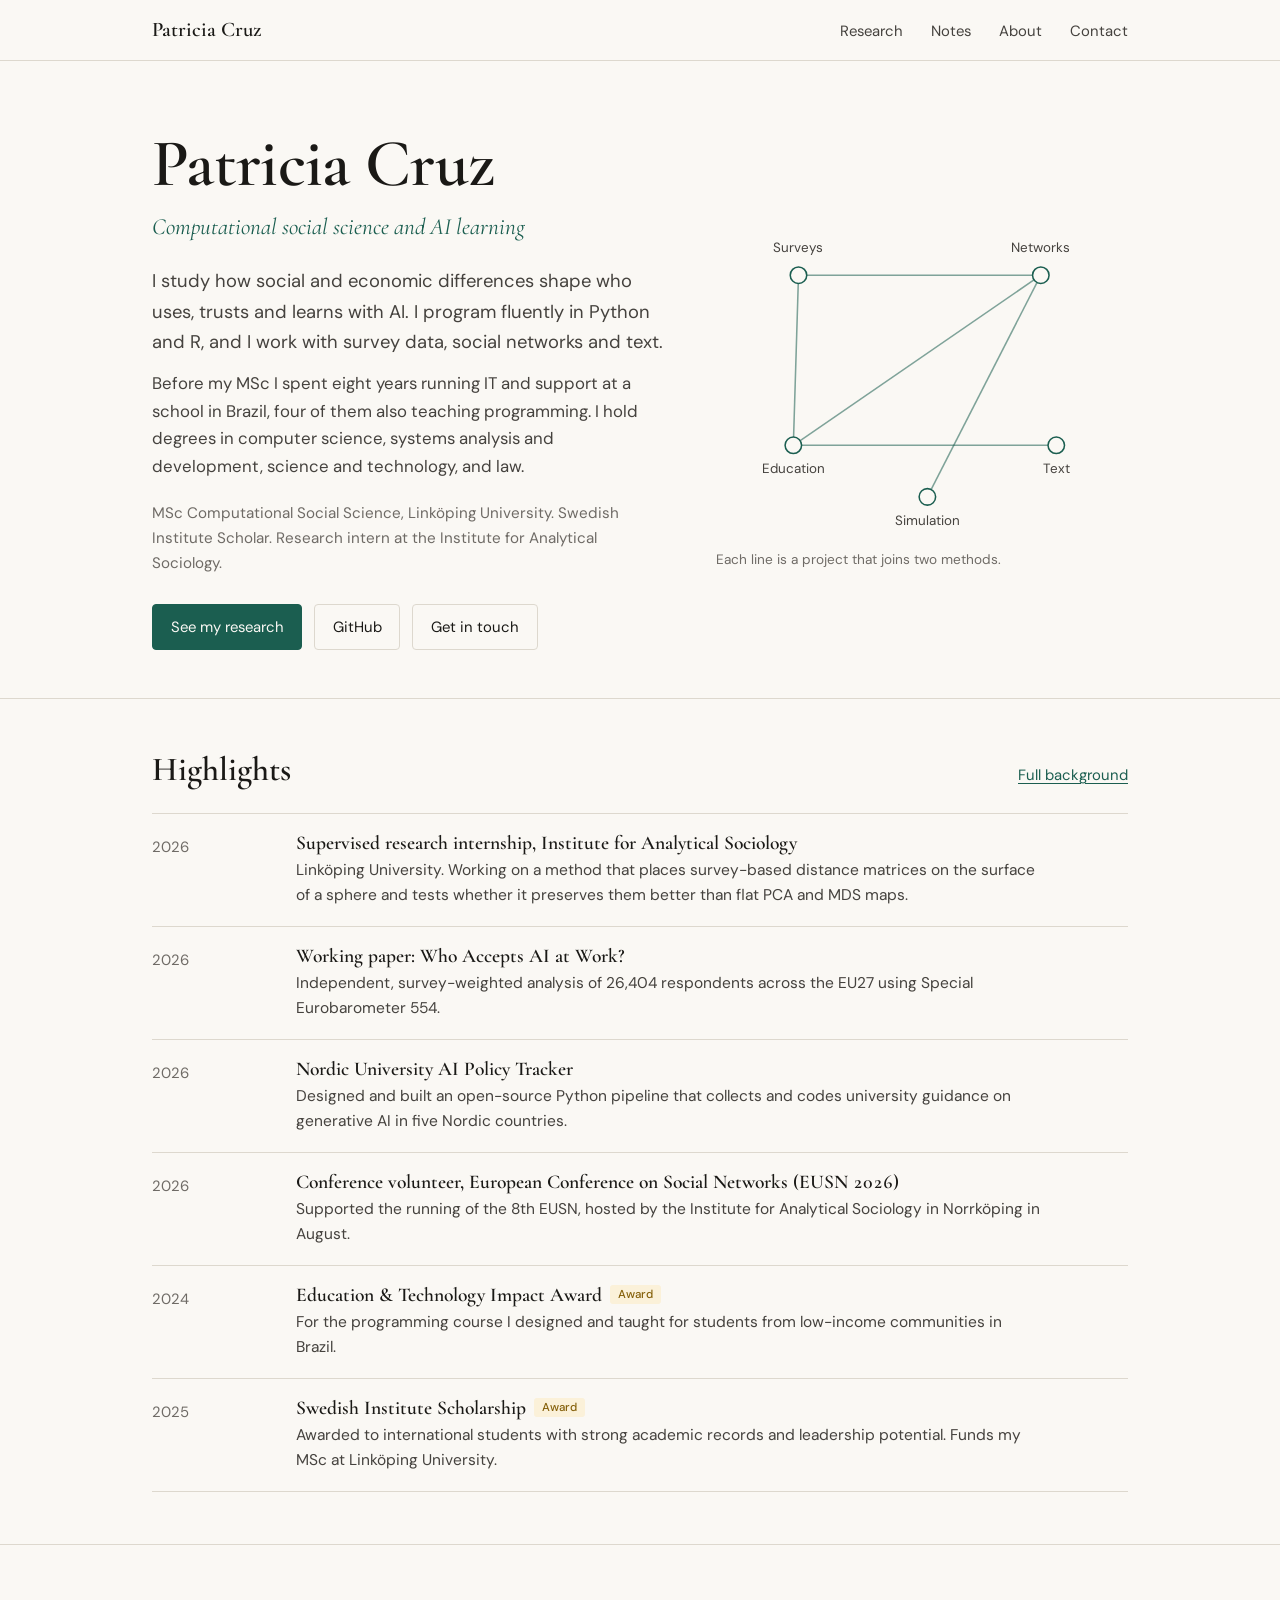
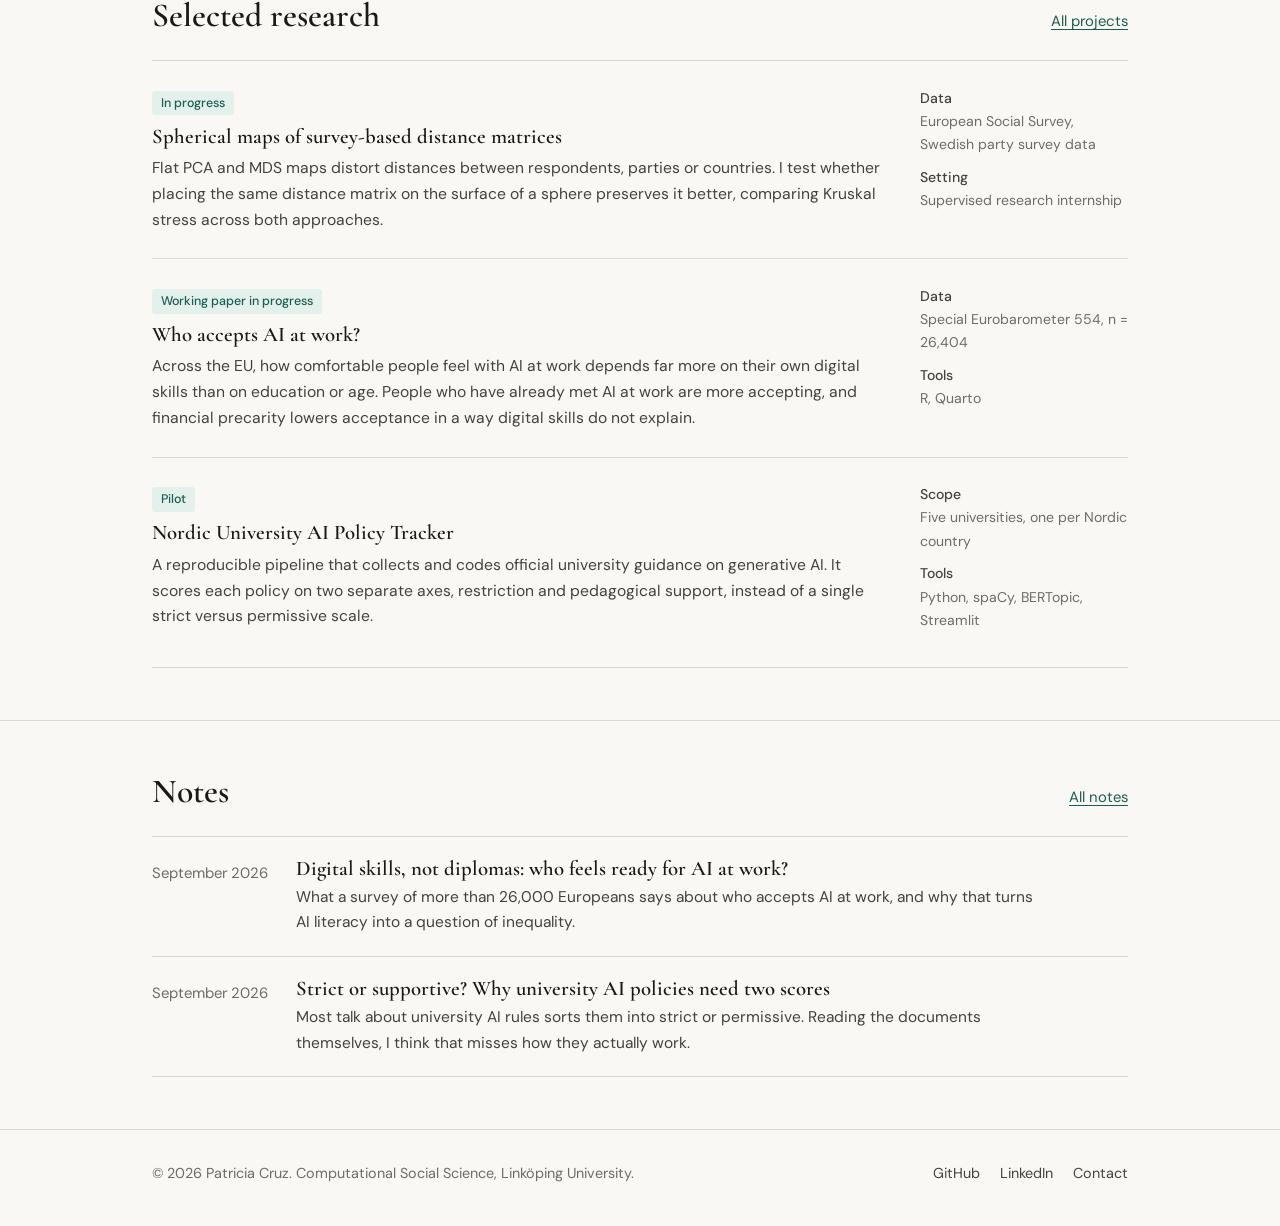
<file: index.html>
<!DOCTYPE html>
<html lang="en">
<head>
<meta charset="UTF-8">
<meta name="viewport" content="width=device-width, initial-scale=1">
<title>Patricia Cruz | Computational Social Science</title>
<meta name="description" content="Patricia Cruz, MSc student in Computational Social Science at Linköping University. Research on digital inequality, social networks and AI adoption.">
<link rel="icon" href="favicon.svg" type="image/svg+xml">
<link rel="preconnect" href="https://fonts.googleapis.com">
<link rel="preconnect" href="https://fonts.gstatic.com" crossorigin>
<link href="https://fonts.googleapis.com/css2?family=Cormorant+Garamond:ital,wght@0,500;0,600;1,500&family=DM+Sans:opsz,wght@9..40,400;9..40,500&display=swap" rel="stylesheet">
<link rel="stylesheet" href="site.css">
</head>
<body>
<a class="skip" href="#main">Skip to content</a>
<header class="site-nav">
  <div class="wrap">
    <a class="name" href="index.html">Patricia Cruz</a>
    <nav aria-label="Main">
    <ul>
      <li><a href="research.html">Research</a></li>
      <li><a href="writing.html">Notes</a></li>
      <li><a href="about.html">About</a></li>
      <li><a href="contact.html">Contact</a></li>
    </ul>
    </nav>
  </div>
</header>
<main id="main">
<section class="hero">
  <div class="wrap">
    <div>
      <h1>Patricia Cruz</h1>
      <p class="tagline">Computational social science and AI learning</p>
      <p class="lede">I study how social and economic differences shape who uses, trusts and learns with AI. I program fluently in Python and R, and I work with survey data, social networks and text.</p>
      <p class="lede">Before my MSc I spent eight years running IT and support at a school in Brazil, four of them also teaching programming. I hold degrees in computer science, systems analysis and development, science and technology, and law.</p>
      <p class="facts">MSc Computational Social Science, Linköping University. Swedish Institute Scholar. Research intern at the Institute for Analytical Sociology.</p>
      <div class="actions">
        <a class="btn primary" href="research.html">See my research</a>
        <a class="btn" href="https://github.com/patriciagvrt">GitHub</a>
        <a class="btn" href="contact.html">Get in touch</a>
      </div>
    </div>
    <figure class="method-map">
  <svg viewBox="0 0 400 320" role="img" aria-labelledby="mm-t mm-d">
    <title id="mm-t">Methods I work with</title>
    <desc id="mm-d">Five methods: surveys, networks, text, simulation and education research. Lines join methods that meet in one project: survey distance matrices, network diffusion models, adolescent friendship networks, an AI literacy study, and an analysis of university AI guidance.</desc>
    <g class="link"><title>Distance matrices from survey data (research internship)</title>
      <line class="edge" x1="80" y1="70" x2="315" y2="70"/><line class="edge-hit" x1="80" y1="70" x2="315" y2="70"/></g>
    <g class="link"><title>Diffusion on small-world, scale-free and random networks (NetLogo)</title>
      <line class="edge" x1="315" y1="70" x2="205" y2="285"/><line class="edge-hit" x1="315" y1="70" x2="205" y2="285"/></g>
    <g class="link"><title>Friendship networks among secondary-school students (RSiena)</title>
      <line class="edge" x1="315" y1="70" x2="75" y2="235"/><line class="edge-hit" x1="315" y1="70" x2="75" y2="235"/></g>
    <g class="link"><title>AI use and trust among university students (proposal)</title>
      <line class="edge" x1="80" y1="70" x2="75" y2="235"/><line class="edge-hit" x1="80" y1="70" x2="75" y2="235"/></g>
    <g class="link"><title>How Nordic universities write about generative AI</title>
      <line class="edge" x1="330" y1="235" x2="75" y2="235"/><line class="edge-hit" x1="330" y1="235" x2="75" y2="235"/></g>
    <circle class="node" cx="80" cy="70" r="8"/><text x="80" y="48" text-anchor="middle">Surveys</text>
    <circle class="node" cx="315" cy="70" r="8"/><text x="315" y="48" text-anchor="middle">Networks</text>
    <circle class="node" cx="330" cy="235" r="8"/><text x="330" y="262" text-anchor="middle">Text</text>
    <circle class="node" cx="205" cy="285" r="8"/><text x="205" y="312" text-anchor="middle">Simulation</text>
    <circle class="node" cx="75" cy="235" r="8"/><text x="75" y="262" text-anchor="middle">Education</text>
  </svg>
  <figcaption>Each line is a project that joins two methods.</figcaption>
</figure>
  </div>
</section>

<section class="section">
  <div class="wrap">
    <div class="section-top"><h2>Highlights</h2><a href="about.html">Full background</a></div>
    <ul class="record">
  <li><span class="when">2026</span><div>
    <h3>Supervised research internship, Institute for Analytical Sociology</h3>
    <p>Linköping University. Working on a method that places survey-based distance matrices on the surface of a sphere and tests whether it preserves them better than flat PCA and MDS maps.</p></div></li>
  <li><span class="when">2026</span><div>
    <h3>Working paper: Who Accepts AI at Work?</h3>
    <p>Independent, survey-weighted analysis of 26,404 respondents across the EU27 using Special Eurobarometer 554.</p></div></li>
  <li><span class="when">2026</span><div>
    <h3>Nordic University AI Policy Tracker</h3>
    <p>Designed and built an open-source Python pipeline that collects and codes university guidance on generative AI in five Nordic countries.</p></div></li>
  <li><span class="when">2026</span><div>
    <h3>Conference volunteer, European Conference on Social Networks (EUSN 2026)</h3>
    <p>Supported the running of the 8th EUSN, hosted by the Institute for Analytical Sociology in Norrköping in August.</p></div></li>
  <li><span class="when">2024</span><div>
    <h3>Education &amp; Technology Impact Award<span class="badge">Award</span></h3>
    <p>For the programming course I designed and taught for students from low-income communities in Brazil.</p></div></li>
  <li><span class="when">2025</span><div>
    <h3>Swedish Institute Scholarship<span class="badge">Award</span></h3>
    <p>Awarded to international students with strong academic records and leadership potential. Funds my MSc at Linköping University.</p></div></li>
</ul>
  </div>
</section>

<section class="section">
  <div class="wrap">
    <div class="section-top"><h2>Selected research</h2><a href="research.html">All projects</a></div>
    <div class="projects">
      <article class="project"><div>
        <span class="status">In progress</span>
        <h3><a href="research.html">Spherical maps of survey-based distance matrices</a></h3>
        <p>Flat PCA and MDS maps distort distances between respondents, parties or countries. I test whether placing the same distance matrix on the surface of a sphere preserves it better, comparing Kruskal stress across both approaches.</p>
      </div><dl class="meta"><dt>Data</dt><dd>European Social Survey, Swedish party survey data</dd><dt>Setting</dt><dd>Supervised research internship</dd></dl></article>
      <article class="project"><div>
        <span class="status">Working paper in progress</span>
        <h3><a href="https://github.com/patriciagvrt/eurobarometer-ai-attitudes">Who accepts AI at work?</a></h3>
        <p>Across the EU, how comfortable people feel with AI at work depends far more on their own digital skills than on education or age. People who have already met AI at work are more accepting, and financial precarity lowers acceptance in a way digital skills do not explain.</p>
      </div><dl class="meta"><dt>Data</dt><dd>Special Eurobarometer 554, n = 26,404</dd><dt>Tools</dt><dd>R, Quarto</dd></dl></article>
      <article class="project"><div>
        <span class="status">Pilot</span>
        <h3><a href="https://github.com/patriciagvrt/AI-Policy-Tracker">Nordic University AI Policy Tracker</a></h3>
        <p>A reproducible pipeline that collects and codes official university guidance on generative AI. It scores each policy on two separate axes, restriction and pedagogical support, instead of a single strict versus permissive scale.</p>
      </div><dl class="meta"><dt>Scope</dt><dd>Five universities, one per Nordic country</dd><dt>Tools</dt><dd>Python, spaCy, BERTopic, Streamlit</dd></dl></article>
    </div>
  </div>
</section>

<section class="section">
  <div class="wrap">
    <div class="section-top"><h2>Notes</h2><a href="writing.html">All notes</a></div>
    <ul class="notes">
  <li><a href="post-digital-skills-ai-work.html">
    <span class="when">September 2026</span>
    <span><h3>Digital skills, not diplomas: who feels ready for AI at work?</h3>
    <p>What a survey of more than 26,000 Europeans says about who accepts AI at work, and why that turns AI literacy into a question of inequality.</p></span>
  </a></li>
  <li><a href="post-university-ai-guidance.html">
    <span class="when">September 2026</span>
    <span><h3>Strict or supportive? Why university AI policies need two scores</h3>
    <p>Most talk about university AI rules sorts them into strict or permissive. Reading the documents themselves, I think that misses how they actually work.</p></span>
  </a></li>
</ul>
  </div>
</section>
</main>
<footer class="site-foot">
  <div class="wrap">
    <p>&copy; 2026 Patricia Cruz. Computational Social Science, Linköping University.</p>
    <ul>
      <li><a href="https://github.com/patriciagvrt">GitHub</a></li>
      <li><a href="https://www.linkedin.com/in/patricia-cruz101997">LinkedIn</a></li>
      <li><a href="contact.html">Contact</a></li>
    </ul>
  </div>
</footer>
</body>
</html>
</file>
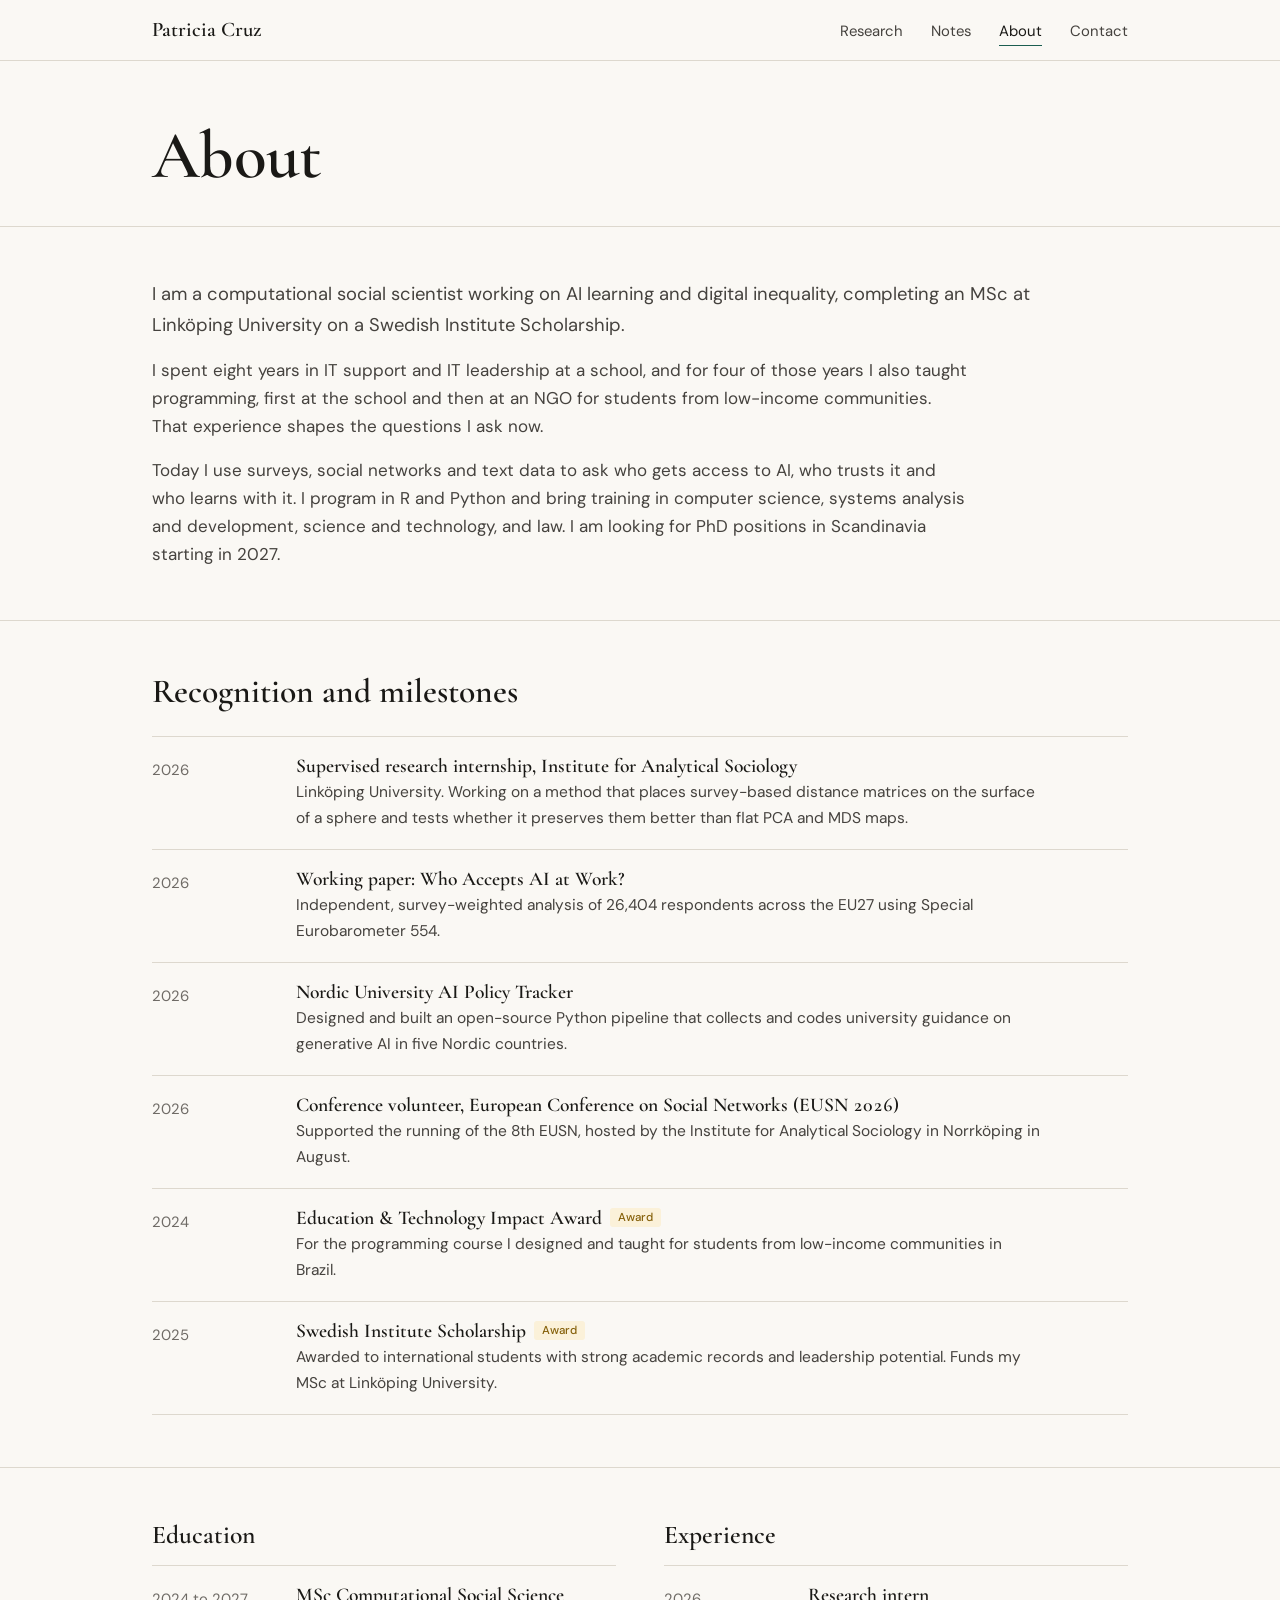
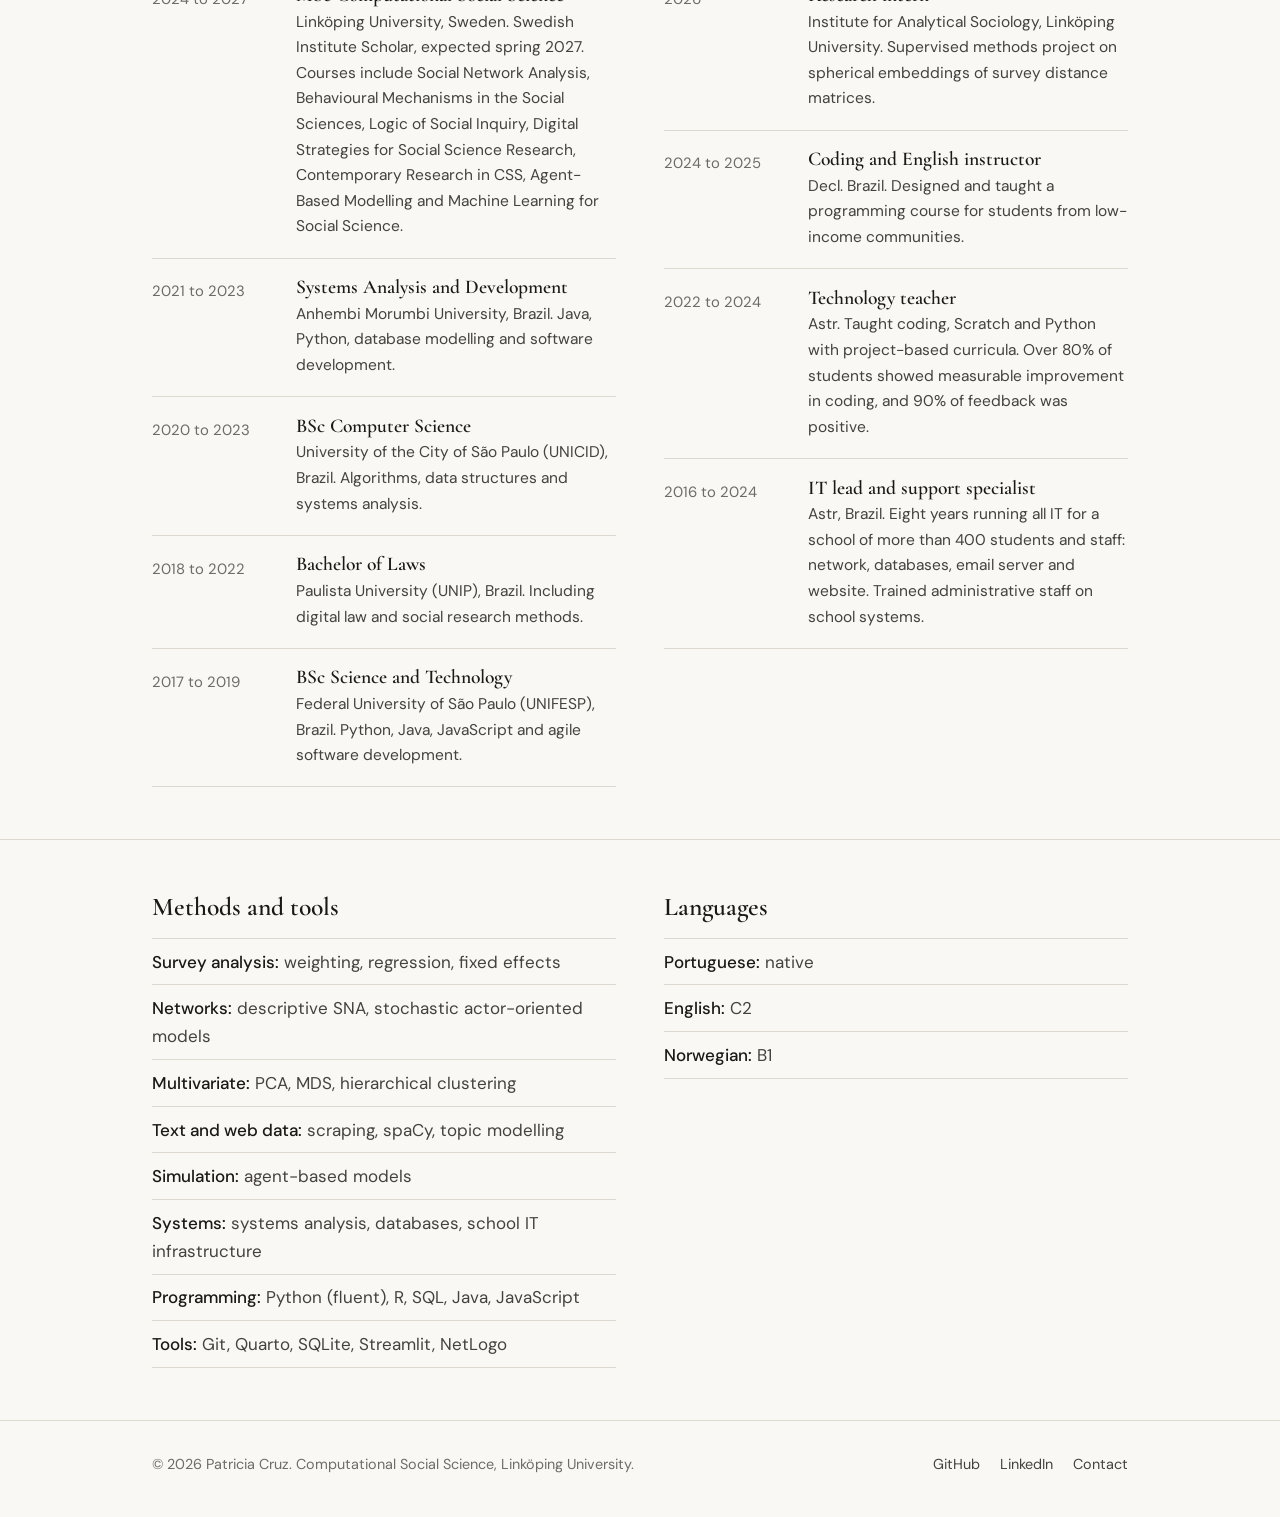
<file: about.html>
<!DOCTYPE html>
<html lang="en">
<head>
<meta charset="UTF-8">
<meta name="viewport" content="width=device-width, initial-scale=1">
<title>About | Patricia Cruz</title>
<meta name="description" content="Background, education, experience and recognition of Patricia Cruz, MSc student in Computational Social Science at Linköping University.">
<link rel="icon" href="favicon.svg" type="image/svg+xml">
<link rel="preconnect" href="https://fonts.googleapis.com">
<link rel="preconnect" href="https://fonts.gstatic.com" crossorigin>
<link href="https://fonts.googleapis.com/css2?family=Cormorant+Garamond:ital,wght@0,500;0,600;1,500&family=DM+Sans:opsz,wght@9..40,400;9..40,500&display=swap" rel="stylesheet">
<link rel="stylesheet" href="site.css">
</head>
<body>
<a class="skip" href="#main">Skip to content</a>
<header class="site-nav">
  <div class="wrap">
    <a class="name" href="index.html">Patricia Cruz</a>
    <nav aria-label="Main">
    <ul>
      <li><a href="research.html">Research</a></li>
      <li><a href="writing.html">Notes</a></li>
      <li><a href="about.html" aria-current="page">About</a></li>
      <li><a href="contact.html">Contact</a></li>
    </ul>
    </nav>
  </div>
</header>
<main id="main">
<section class="page-head">
  <div class="wrap">
    <h1>About</h1>
  </div>
</section>

<section class="section">
  <div class="wrap prose">
    <p class="lede">I am a computational social scientist working on AI learning and digital inequality, completing an MSc at Linköping University on a Swedish Institute Scholarship.</p>
    <p>I spent eight years in IT support and IT leadership at a school, and for four of those years I also taught programming, first at the school and then at an NGO for students from low-income communities. That experience shapes the questions I ask now.</p>
    <p>Today I use surveys, social networks and text data to ask who gets access to AI, who trusts it and who learns with it. I program in R and Python and bring training in computer science, systems analysis and development, science and technology, and law. I am looking for PhD positions in Scandinavia starting in 2027.</p>
  </div>
</section>

<section class="section">
  <div class="wrap">
    <div class="section-top"><h2>Recognition and milestones</h2></div>
    <ul class="record">
  <li><span class="when">2026</span><div>
    <h3>Supervised research internship, Institute for Analytical Sociology</h3>
    <p>Linköping University. Working on a method that places survey-based distance matrices on the surface of a sphere and tests whether it preserves them better than flat PCA and MDS maps.</p></div></li>
  <li><span class="when">2026</span><div>
    <h3>Working paper: Who Accepts AI at Work?</h3>
    <p>Independent, survey-weighted analysis of 26,404 respondents across the EU27 using Special Eurobarometer 554.</p></div></li>
  <li><span class="when">2026</span><div>
    <h3>Nordic University AI Policy Tracker</h3>
    <p>Designed and built an open-source Python pipeline that collects and codes university guidance on generative AI in five Nordic countries.</p></div></li>
  <li><span class="when">2026</span><div>
    <h3>Conference volunteer, European Conference on Social Networks (EUSN 2026)</h3>
    <p>Supported the running of the 8th EUSN, hosted by the Institute for Analytical Sociology in Norrköping in August.</p></div></li>
  <li><span class="when">2024</span><div>
    <h3>Education &amp; Technology Impact Award<span class="badge">Award</span></h3>
    <p>For the programming course I designed and taught for students from low-income communities in Brazil.</p></div></li>
  <li><span class="when">2025</span><div>
    <h3>Swedish Institute Scholarship<span class="badge">Award</span></h3>
    <p>Awarded to international students with strong academic records and leadership potential. Funds my MSc at Linköping University.</p></div></li>
</ul>
  </div>
</section>

<section class="section">
  <div class="wrap two-col">
    <div>
      <h2>Education</h2>
      <ul class="record">
        <li><span class="when">2024 to 2027</span><div>
          <h3>MSc Computational Social Science</h3>
          <p>Linköping University, Sweden. Swedish Institute Scholar, expected spring 2027. Courses include Social Network Analysis, Behavioural Mechanisms in the Social Sciences, Logic of Social Inquiry, Digital Strategies for Social Science Research, Contemporary Research in CSS, Agent-Based Modelling and Machine Learning for Social Science.</p></div></li>
        <li><span class="when">2021 to 2023</span><div>
          <h3>Systems Analysis and Development</h3>
          <p>Anhembi Morumbi University, Brazil. Java, Python, database modelling and software development.</p></div></li>
        <li><span class="when">2020 to 2023</span><div>
          <h3>BSc Computer Science</h3>
          <p>University of the City of São Paulo (UNICID), Brazil. Algorithms, data structures and systems analysis.</p></div></li>
        <li><span class="when">2018 to 2022</span><div>
          <h3>Bachelor of Laws</h3>
          <p>Paulista University (UNIP), Brazil. Including digital law and social research methods.</p></div></li>
        <li><span class="when">2017 to 2019</span><div>
          <h3>BSc Science and Technology</h3>
          <p>Federal University of São Paulo (UNIFESP), Brazil. Python, Java, JavaScript and agile software development.</p></div></li>
      </ul>
    </div>
    <div>
      <h2>Experience</h2>
      <ul class="record">
        <li><span class="when">2026</span><div>
          <h3>Research intern</h3>
          <p>Institute for Analytical Sociology, Linköping University. Supervised methods project on spherical embeddings of survey distance matrices.</p></div></li>
        <li><span class="when">2024 to 2025</span><div>
          <h3>Coding and English instructor</h3>
          <p>Decl. Brazil. Designed and taught a programming course for students from low-income communities.</p></div></li>
        <li><span class="when">2022 to 2024</span><div>
          <h3>Technology teacher</h3>
          <p>Astr. Taught coding, Scratch and Python with project-based curricula. Over 80% of students showed measurable improvement in coding, and 90% of feedback was positive.</p></div></li>
        <!-- TODO: confirm end year (2024 or 2025) -->
        <li><span class="when">2016 to 2024</span><div>
          <h3>IT lead and support specialist</h3>
          <p>Astr, Brazil. Eight years running all IT for a school of more than 400 students and staff: network, databases, email server and website. Trained administrative staff on school systems.</p></div></li>
      </ul>
    </div>
  </div>
</section>

<section class="section">
  <div class="wrap two-col">
    <div>
      <h2>Methods and tools</h2>
      <ul class="plain-list">
        <li><strong>Survey analysis:</strong> weighting, regression, fixed effects</li>
        <li><strong>Networks:</strong> descriptive SNA, stochastic actor-oriented models</li>
        <li><strong>Multivariate:</strong> PCA, MDS, hierarchical clustering</li>
        <li><strong>Text and web data:</strong> scraping, spaCy, topic modelling</li>
        <li><strong>Simulation:</strong> agent-based models</li>
        <li><strong>Systems:</strong> systems analysis, databases, school IT infrastructure</li>
        <li><strong>Programming:</strong> Python (fluent), R, SQL, Java, JavaScript</li>
        <li><strong>Tools:</strong> Git, Quarto, SQLite, Streamlit, NetLogo</li>
      </ul>
    </div>
    <div>
      <h2>Languages</h2>
      <ul class="plain-list">
        <li><strong>Portuguese:</strong> native</li>
        <li><strong>English:</strong> C2</li>
        <li><strong>Norwegian:</strong> B1</li>
      </ul>
    </div>
  </div>
</section>
</main>
<footer class="site-foot">
  <div class="wrap">
    <p>&copy; 2026 Patricia Cruz. Computational Social Science, Linköping University.</p>
    <ul>
      <li><a href="https://github.com/patriciagvrt">GitHub</a></li>
      <li><a href="https://www.linkedin.com/in/patricia-cruz101997">LinkedIn</a></li>
      <li><a href="contact.html">Contact</a></li>
    </ul>
  </div>
</footer>
</body>
</html>
</file>
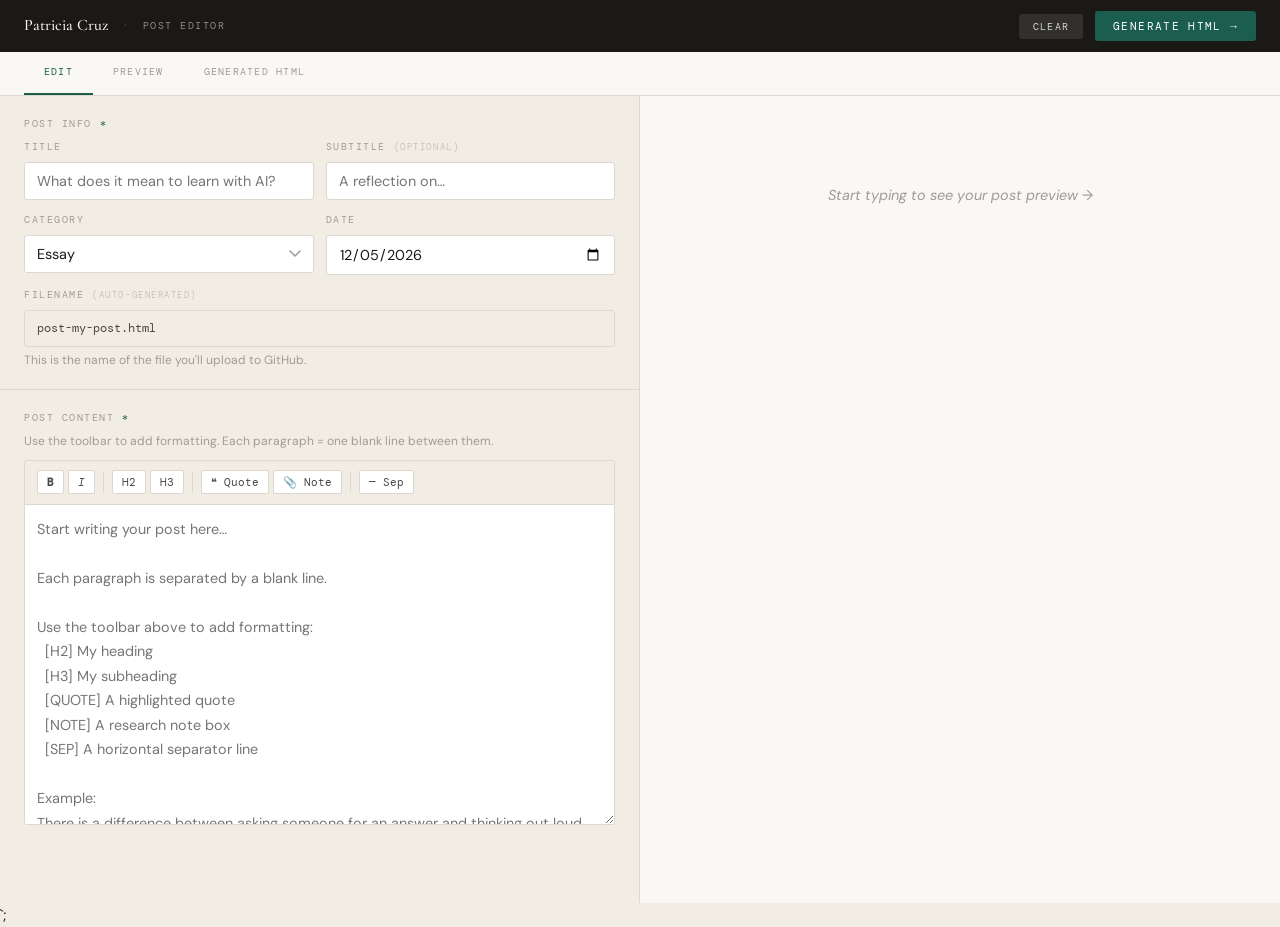
<file: admin.html>
<!DOCTYPE html>
<html lang="en">
<head>
<meta charset="UTF-8">
<meta name="robots" content="noindex">
<meta name="viewport" content="width=device-width, initial-scale=1.0">
<title>Post Editor — Patricia Cruz</title>
<link rel="preconnect" href="https://fonts.googleapis.com">
<link rel="preconnect" href="https://fonts.gstatic.com" crossorigin>
<link href="https://fonts.googleapis.com/css2?family=Cormorant+Garamond:ital,wght@0,400;0,500;0,600;1,400;1,500&family=DM+Sans:wght@300;400;500&family=DM+Mono:wght@400;500&display=swap" rel="stylesheet">
<style>
  :root {
    --ink: #1a1916; --ink-mid: #4a4845; --ink-soft: #6b6864; --ink-faint: #9e9b97;
    --cream: #faf8f4; --cream-2: #f2ede4; --cream-3: #e8e2d8; --rule: #ddd8ce;
    --teal: #1b5e50; --teal-mid: #2a8a76; --teal-pale: #e4f0ec; --teal-border: #b2d4cc;
    --gold: #9a6b08; --gold-pale: #fdf3dc;
    --red: #8b1a1a; --red-pale: #fdf0f0;
    --serif: 'Cormorant Garamond', Georgia, serif;
    --sans: 'DM Sans', system-ui, sans-serif;
    --mono: 'DM Mono', monospace;
  }
  *, *::before, *::after { box-sizing: border-box; margin: 0; padding: 0; }
  html, body { height: 100%; }
  body { font-family: var(--sans); background: var(--cream-2); color: var(--ink); font-size: 15px; line-height: 1.6; }

  /* ── TOP BAR ── */
  .topbar {
    position: sticky; top: 0; z-index: 200;
    background: var(--ink); color: var(--cream);
    height: 52px; padding: 0 1.5rem;
    display: flex; align-items: center; justify-content: space-between;
  }
  .topbar-left { display: flex; align-items: center; gap: 1rem; }
  .topbar-logo { font-family: var(--serif); font-size: 1rem; font-weight: 500; color: var(--cream); text-decoration: none; }
  .topbar-sep { color: rgba(255,255,255,0.2); font-size: 0.9rem; }
  .topbar-title { font-family: var(--mono); font-size: 0.65rem; letter-spacing: 0.14em; text-transform: uppercase; color: rgba(255,255,255,0.5); }
  .topbar-right { display: flex; align-items: center; gap: 0.75rem; }

  .btn {
    font-family: var(--mono); font-size: 0.65rem; letter-spacing: 0.12em; text-transform: uppercase;
    padding: 6px 14px; border-radius: 3px; cursor: pointer; border: none; transition: all 0.15s; display: inline-flex; align-items: center; gap: 0.4rem;
  }
  .btn-ghost { background: rgba(255,255,255,0.1); color: rgba(255,255,255,0.8); }
  .btn-ghost:hover { background: rgba(255,255,255,0.18); color: white; }
  .btn-teal { background: var(--teal); color: white; }
  .btn-teal:hover { background: var(--teal-mid); }
  .btn-ink { background: var(--ink); color: white; border: 1px solid rgba(255,255,255,0.15); }
  .btn-ink:hover { background: #2d2c28; }
  .btn-light { background: var(--cream-2); color: var(--ink-mid); border: 1px solid var(--rule); }
  .btn-light:hover { background: white; border-color: var(--teal-border); color: var(--teal); }
  .btn-generate { background: var(--teal); color: white; font-size: 0.7rem; padding: 8px 18px; }
  .btn-generate:hover { background: var(--teal-mid); }

  /* ── TAB BAR ── */
  .tabbar {
    background: var(--cream); border-bottom: 1px solid var(--rule);
    padding: 0 1.5rem;
    display: flex; align-items: center; gap: 0;
  }
  .tab {
    font-family: var(--mono); font-size: 0.65rem; letter-spacing: 0.12em; text-transform: uppercase;
    padding: 0.75rem 1.25rem; cursor: pointer; color: var(--ink-faint);
    border-bottom: 2px solid transparent; transition: all 0.15s;
  }
  .tab:hover { color: var(--ink-mid); }
  .tab.active { color: var(--teal); border-bottom-color: var(--teal); }

  /* ── MAIN LAYOUT ── */
  .editor-wrap {
    display: grid;
    grid-template-columns: 1fr 1fr;
    height: calc(100vh - 52px - 41px);
  }

  /* ── LEFT: EDITOR ── */
  .editor-pane {
    border-right: 1px solid var(--rule);
    overflow-y: auto;
    display: flex; flex-direction: column;
  }

  .editor-pane.hidden { display: none; }

  .editor-section {
    border-bottom: 1px solid var(--rule);
    padding: 1.25rem 1.5rem;
  }

  .editor-section:last-child { border-bottom: none; flex: 1; }

  .field-label {
    font-family: var(--mono); font-size: 0.6rem; letter-spacing: 0.16em; text-transform: uppercase;
    color: var(--ink-faint); margin-bottom: 0.5rem; display: flex; align-items: center; gap: 0.5rem;
  }
  .field-label .required { color: var(--teal); }
  .field-hint { font-size: 0.75rem; color: var(--ink-faint); margin-top: 0.3rem; line-height: 1.4; }

  input[type="text"], input[type="date"], select, textarea {
    width: 100%; background: white; border: 1px solid var(--rule);
    border-radius: 3px; padding: 0.55rem 0.75rem;
    font-family: var(--sans); font-size: 0.9rem; color: var(--ink);
    outline: none; transition: border-color 0.2s;
  }
  input:focus, select:focus, textarea:focus {
    border-color: var(--teal-mid); box-shadow: 0 0 0 3px var(--teal-pale);
  }
  textarea { resize: vertical; line-height: 1.6; }

  select {
    appearance: none;
    background-image: url("data:image/svg+xml,%3Csvg xmlns='http://www.w3.org/2000/svg' width='12' height='8' viewBox='0 0 12 8'%3E%3Cpath d='M1 1l5 5 5-5' stroke='%239e9b97' stroke-width='1.5' fill='none' stroke-linecap='round'/%3E%3C/svg%3E");
    background-repeat: no-repeat; background-position: right 0.75rem center; padding-right: 2.2rem; cursor: pointer;
  }

  .meta-grid { display: grid; grid-template-columns: 1fr 1fr; gap: 0.75rem; }

  /* ── TOOLBAR ── */
  .toolbar {
    display: flex; gap: 4px; flex-wrap: wrap;
    padding: 0.6rem 0.75rem; background: var(--cream-2);
    border: 1px solid var(--rule); border-radius: 3px 3px 0 0;
  }
  .toolbar-btn {
    font-family: var(--mono); font-size: 0.7rem; padding: 4px 9px;
    border: 1px solid var(--rule); border-radius: 2px;
    background: white; color: var(--ink-mid); cursor: pointer;
    transition: all 0.12s; display: flex; align-items: center; gap: 4px;
  }
  .toolbar-btn:hover { background: var(--teal-pale); border-color: var(--teal-border); color: var(--teal); }
  .toolbar-sep { width: 1px; background: var(--rule); margin: 2px 4px; }

  #body-editor {
    border-radius: 0 0 3px 3px;
    border-top: none;
    min-height: 320px;
    font-family: var(--sans);
    font-size: 0.9rem;
    line-height: 1.7;
    padding: 0.75rem;
    white-space: pre-wrap;
    resize: vertical;
  }

  /* ── RIGHT: PREVIEW ── */
  .preview-pane {
    overflow-y: auto;
    background: var(--cream);
  }

  .preview-pane.fullwidth {
    grid-column: 1 / -1;
  }

  .preview-inner {
    max-width: 680px;
    margin: 0 auto;
    padding: 2.5rem 2rem;
  }

  /* Preview post styles */
  .preview-eyebrow { font-family: var(--mono); font-size: 0.6rem; letter-spacing: 0.18em; text-transform: uppercase; color: var(--ink-faint); margin-bottom: 0.5rem; }
  .preview-meta { display: flex; align-items: center; gap: 0.75rem; margin-bottom: 1rem; flex-wrap: wrap; }
  .preview-tag { font-family: var(--mono); font-size: 0.58rem; letter-spacing: 0.1em; text-transform: uppercase; color: var(--teal); background: var(--teal-pale); border: 1px solid var(--teal-border); padding: 2px 8px; border-radius: 2px; }
  .preview-date { font-family: var(--mono); font-size: 0.62rem; color: var(--ink-faint); letter-spacing: 0.06em; text-transform: uppercase; }
  .preview-title { font-family: var(--serif); font-size: 2.2rem; font-weight: 500; line-height: 1.15; letter-spacing: -0.01em; margin-bottom: 0.75rem; }
  .preview-subtitle { font-family: var(--serif); font-size: 1.1rem; font-style: italic; color: var(--ink-mid); margin-bottom: 1.5rem; line-height: 1.4; }
  .preview-byline { display: flex; align-items: center; gap: 0.75rem; padding: 1rem 0; border-top: 1px solid var(--rule); border-bottom: 1px solid var(--rule); margin-bottom: 2rem; }
  .preview-byline-dot { width: 32px; height: 32px; border-radius: 50%; background: var(--teal); color: white; font-family: var(--serif); font-size: 0.95rem; font-style: italic; display: flex; align-items: center; justify-content: center; flex-shrink: 0; }
  .preview-byline-name { font-size: 0.82rem; font-weight: 500; }
  .preview-byline-role { font-size: 0.72rem; color: var(--ink-faint); }
  .preview-body p { font-size: 0.95rem; line-height: 1.8; color: var(--ink-mid); margin-bottom: 1.4rem; font-weight: 300; }
  .preview-body p:first-child { font-size: 1.02rem; color: var(--ink); font-weight: 400; }
  .preview-body h2 { font-family: var(--serif); font-size: 1.5rem; font-weight: 500; margin: 2rem 0 0.75rem; line-height: 1.25; }
  .preview-body h3 { font-family: var(--serif); font-size: 1.15rem; font-weight: 500; margin: 1.5rem 0 0.6rem; }
  .preview-body blockquote { border-left: 3px solid var(--teal); padding: 0.5rem 0 0.5rem 1.25rem; margin: 1.5rem 0; }
  .preview-body blockquote p { font-family: var(--serif); font-size: 1.15rem; font-style: italic; color: var(--ink); margin: 0; font-weight: 400; }
  .preview-aside { background: var(--cream-2); border: 1px solid var(--rule); border-radius: 4px; padding: 1rem 1.25rem; margin: 1.5rem 0; }
  .preview-aside-label { font-family: var(--mono); font-size: 0.58rem; letter-spacing: 0.16em; text-transform: uppercase; color: var(--teal); margin-bottom: 0.4rem; display: block; }
  .preview-aside p { font-size: 0.83rem; color: var(--ink-soft); margin: 0; line-height: 1.6; font-weight: 300; }
  .preview-placeholder { color: var(--ink-faint); font-style: italic; font-size: 0.9rem; text-align: center; padding: 3rem 0; }

  /* ── OUTPUT PANEL ── */
  .output-pane {
    display: none;
    grid-column: 1 / -1;
    overflow-y: auto;
    padding: 1.5rem;
  }
  .output-pane.visible { display: block; }

  .output-header {
    display: flex; align-items: center; justify-content: space-between;
    margin-bottom: 1rem;
  }
  .output-header h3 { font-family: var(--serif); font-size: 1.3rem; font-weight: 500; }
  .output-instructions {
    background: var(--teal-pale); border: 1px solid var(--teal-border);
    border-radius: 4px; padding: 1rem 1.25rem; margin-bottom: 1rem;
    font-size: 0.83rem; color: var(--teal); line-height: 1.65;
  }
  .output-instructions strong { font-weight: 500; display: block; margin-bottom: 0.25rem; font-family: var(--mono); font-size: 0.65rem; letter-spacing: 0.12em; text-transform: uppercase; }
  .output-instructions ol { margin-left: 1.25rem; margin-top: 0.4rem; }
  .output-instructions li { margin-bottom: 0.3rem; }
  .output-code {
    background: #1e1e1e; color: #d4d0c8;
    border-radius: 4px; padding: 1.25rem;
    font-family: var(--mono); font-size: 0.75rem; line-height: 1.6;
    overflow-x: auto; white-space: pre;
    max-height: 400px; overflow-y: auto;
  }
  .copy-success { color: var(--teal); font-family: var(--mono); font-size: 0.65rem; letter-spacing: 0.1em; text-transform: uppercase; display: none; }
  .copy-success.visible { display: inline; }

  /* ── FILENAME DISPLAY ── */
  .filename-preview {
    background: var(--cream-2); border: 1px solid var(--rule); border-radius: 3px;
    padding: 0.5rem 0.75rem; font-family: var(--mono); font-size: 0.75rem; color: var(--ink-mid);
    margin-top: 0.4rem;
  }

  /* Responsive */
  @media (max-width: 860px) {
    .editor-wrap { grid-template-columns: 1fr; height: auto; }
    .editor-pane { border-right: none; border-bottom: 1px solid var(--rule); max-height: 60vh; }
  }
</style>
</head>
<body>

<!-- TOP BAR -->
<div class="topbar">
  <div class="topbar-left">
    <a href="index.html" class="topbar-logo">Patricia Cruz</a>
    <span class="topbar-sep">·</span>
    <span class="topbar-title">Post Editor</span>
  </div>
  <div class="topbar-right">
    <button class="btn btn-ghost" onclick="clearAll()">Clear</button>
    <button class="btn btn-generate" onclick="generateHTML()">Generate HTML →</button>
  </div>
</div>

<!-- TAB BAR -->
<div class="tabbar">
  <div class="tab active" onclick="switchTab('editor')" id="tab-editor">Edit</div>
  <div class="tab" onclick="switchTab('preview')" id="tab-preview">Preview</div>
  <div class="tab" onclick="switchTab('output')" id="tab-output">Generated HTML</div>
</div>

<!-- MAIN -->
<div class="editor-wrap" id="editor-wrap">

  <!-- LEFT: EDITOR PANE -->
  <div class="editor-pane" id="editor-pane">

    <!-- META -->
    <div class="editor-section">
      <p class="field-label">Post info <span class="required">*</span></p>
      <div class="meta-grid">
        <div>
          <p class="field-label">Title</p>
          <input type="text" id="f-title" placeholder="What does it mean to learn with AI?" oninput="updatePreview()">
        </div>
        <div>
          <p class="field-label">Subtitle <span style="opacity:0.5;font-size:0.55rem;">(optional)</span></p>
          <input type="text" id="f-subtitle" placeholder="A reflection on…" oninput="updatePreview()">
        </div>
        <div>
          <p class="field-label">Category</p>
          <select id="f-tag" onchange="updatePreview()">
            <option value="Essay">Essay</option>
            <option value="Reflection">Reflection</option>
            <option value="Practice">Practice</option>
            <option value="Research">Research</option>
            <option value="Design">Design</option>
          </select>
        </div>
        <div>
          <p class="field-label">Date</p>
          <input type="date" id="f-date" oninput="updatePreview()">
        </div>
      </div>
      <div style="margin-top:0.75rem;">
        <p class="field-label">Filename <span style="opacity:0.5;font-size:0.55rem;">(auto-generated)</span></p>
        <div class="filename-preview" id="filename-preview">post-my-title.html</div>
        <p class="field-hint">This is the name of the file you'll upload to GitHub.</p>
      </div>
    </div>

    <!-- TOOLBAR + BODY -->
    <div class="editor-section" style="flex:1;">
      <p class="field-label">Post content <span class="required">*</span></p>
      <p class="field-hint" style="margin-bottom:0.6rem;">Use the toolbar to add formatting. Each paragraph = one blank line between them.</p>

      <div class="toolbar">
        <button class="toolbar-btn" onclick="insertFormat('bold')" title="Bold"><b>B</b></button>
        <button class="toolbar-btn" onclick="insertFormat('italic')" title="Italic"><i>I</i></button>
        <div class="toolbar-sep"></div>
        <button class="toolbar-btn" onclick="insertFormat('h2')" title="Heading 2">H2</button>
        <button class="toolbar-btn" onclick="insertFormat('h3')" title="Heading 3">H3</button>
        <div class="toolbar-sep"></div>
        <button class="toolbar-btn" onclick="insertFormat('pullquote')" title="Pull quote">❝ Quote</button>
        <button class="toolbar-btn" onclick="insertFormat('aside')" title="Research note">📎 Note</button>
        <div class="toolbar-sep"></div>
        <button class="toolbar-btn" onclick="insertFormat('sep')" title="Separator">— Sep</button>
      </div>

      <textarea id="body-editor" placeholder="Start writing your post here…

Each paragraph is separated by a blank line.

Use the toolbar above to add formatting:
  [H2] My heading
  [H3] My subheading
  [QUOTE] A highlighted quote
  [NOTE] A research note box
  [SEP] A horizontal separator line

Example:
There is a difference between asking someone for an answer and thinking out loud with them.

[H2] The question behind the question

Most of the discourse around AI in education…

[QUOTE] The risk is not that students will use AI to cheat." oninput="updatePreview()"></textarea>
    </div>

  </div>

  <!-- RIGHT: PREVIEW PANE -->
  <div class="preview-pane" id="preview-pane">
    <div class="preview-inner" id="preview-inner">
      <p class="preview-placeholder">Start typing to see your post preview →</p>
    </div>
  </div>

  <!-- OUTPUT PANE (full width, hidden) -->
  <div class="output-pane" id="output-pane">
    <div class="output-header">
      <h3>Your post is ready</h3>
      <div style="display:flex;align-items:center;gap:0.75rem;">
        <span class="copy-success" id="copy-success">✓ Copied!</span>
        <button class="btn btn-light" onclick="copyHTML()">Copy HTML</button>
        <button class="btn btn-teal" onclick="downloadHTML()">Download file</button>
      </div>
    </div>
    <div class="output-instructions">
      <strong>How to publish on GitHub</strong>
      <ol>
        <li>Click <strong>Download file</strong> — save the .html file to your computer</li>
        <li>Go to your GitHub repository: the website repository on GitHub</li>
        <li>Click <strong>Add file → Upload files</strong></li>
        <li>Drag the downloaded file and click <strong>Commit changes</strong></li>
        <li>Add the post to the list in <code>writing.html</code> and, if it is the newest, <code>index.html</code></li>
        <li>Done — your post is live in ~1 minute!</li>
      </ol>
    </div>
    <pre class="output-code" id="output-code"></pre>
  </div>

</div>

<script>
// ── FORMAT MAP ──
const formats = {
  bold:      { before: '**', after: '**', placeholder: 'bold text' },
  italic:    { before: '_', after: '_', placeholder: 'italic text' },
  h2:        { before: '[H2] ', after: '', placeholder: 'Section heading' },
  h3:        { before: '[H3] ', after: '', placeholder: 'Sub-heading' },
  pullquote: { before: '[QUOTE] ', after: '', placeholder: 'Write your pull quote here' },
  aside:     { before: '[NOTE] ', after: '', placeholder: 'Write your research note here' },
  sep:       { before: '[SEP]', after: '', placeholder: '' },
};

function insertFormat(type) {
  const ta = document.getElementById('body-editor');
  const { before, after, placeholder } = formats[type];
  const start = ta.selectionStart;
  const end = ta.selectionEnd;
  const selected = ta.value.substring(start, end) || placeholder;
  const insertion = '\n' + before + selected + after + '\n';
  ta.value = ta.value.substring(0, start) + insertion + ta.value.substring(end);
  ta.focus();
  updatePreview();
}

// ── PARSE BODY ──
function parseBody(raw) {
  const lines = raw.split('\n');
  let html = '';
  let para = [];

  function flushPara() {
    if (para.length) {
      const text = para.join(' ').trim();
      if (text) html += `<p>${inlineFormat(text)}</p>\n`;
      para = [];
    }
  }

  for (let line of lines) {
    const t = line.trim();
    if (!t) { flushPara(); continue; }

    if (t.startsWith('[H2] ')) { flushPara(); html += `<h2>${inlineFormat(t.slice(5))}</h2>\n`; }
    else if (t.startsWith('[H3] ')) { flushPara(); html += `<h3>${inlineFormat(t.slice(5))}</h3>\n`; }
    else if (t.startsWith('[QUOTE] ')) { flushPara(); html += `<blockquote><p>${inlineFormat(t.slice(8))}</p></blockquote>\n`; }
    else if (t.startsWith('[NOTE] ')) { flushPara(); html += `[ASIDE]${inlineFormat(t.slice(7))}[/ASIDE]\n`; }
    else if (t === '[SEP]') { flushPara(); html += `<hr class="post-sep">\n`; }
    else { para.push(t); }
  }
  flushPara();
  return html;
}

function inlineFormat(text) {
  return text
    .replace(/\*\*(.*?)\*\*/g, '<strong>$1</strong>')
    .replace(/_(.*?)_/g, '<em>$1</em>');
}

// ── PREVIEW ──
function updatePreview() {
  const title    = document.getElementById('f-title').value;
  const subtitle = document.getElementById('f-subtitle').value;
  const tag      = document.getElementById('f-tag').value;
  const dateVal  = document.getElementById('f-date').value;
  const body     = document.getElementById('body-editor').value;

  updateFilename(title);

  const pane = document.getElementById('preview-inner');
  if (!title && !body) {
    pane.innerHTML = '<p class="preview-placeholder">Start typing to see your post preview →</p>';
    return;
  }

  const dateLabel = dateVal ? new Date(dateVal + 'T12:00:00').toLocaleDateString('en-GB', { day:'numeric', month:'long', year:'numeric' }) : 'Date';
  const bodyParsed = parseBody(body)
    .replace(/\[ASIDE\](.*?)\[\/ASIDE\]/gs, `<div class="preview-aside"><span class="preview-aside-label">Research note</span><p>$1</p></div>`);

  pane.innerHTML = `
    <div class="preview-meta">
      <span class="preview-tag">${tag}</span>
      <span class="preview-date">${dateLabel}</span>
    </div>
    ${title ? `<div class="preview-title">${inlineFormat(title)}</div>` : ''}
    ${subtitle ? `<div class="preview-subtitle">${subtitle}</div>` : ''}
    <div class="preview-byline">
      <div class="preview-byline-dot">P</div>
      <div>
        <div class="preview-byline-name">Patricia Cruz</div>
        <div class="preview-byline-role">MSc Computational Social Science · Linköping University</div>
      </div>
    </div>
    <div class="preview-body">${bodyParsed}</div>
  `;
}

function updateFilename(title) {
  const slug = title.toLowerCase()
    .replace(/[^a-z0-9\s-]/g, '')
    .trim().replace(/\s+/g, '-').substring(0, 50) || 'my-post';
  document.getElementById('filename-preview').textContent = `post-${slug}.html`;
}

// ── TABS ──
function switchTab(tab) {
  ['editor','preview','output'].forEach(t => {
    document.getElementById(`tab-${t}`).classList.remove('active');
  });
  document.getElementById(`tab-${tab}`).classList.add('active');

  const editorPane  = document.getElementById('editor-pane');
  const previewPane = document.getElementById('preview-pane');
  const outputPane  = document.getElementById('output-pane');
  const wrap        = document.getElementById('editor-wrap');

  editorPane.style.display  = 'none';
  previewPane.style.display = 'none';
  outputPane.classList.remove('visible');
  previewPane.classList.remove('fullwidth');

  if (tab === 'editor') {
    editorPane.style.display  = 'flex';
    previewPane.style.display = 'block';
  } else if (tab === 'preview') {
    previewPane.style.display = 'block';
    previewPane.classList.add('fullwidth');
  } else if (tab === 'output') {
    outputPane.classList.add('visible');
  }
}

// ── GENERATE HTML ──
function generateHTML() {
  const title    = document.getElementById('f-title').value.trim();
  const subtitle = document.getElementById('f-subtitle').value.trim();
  const tag      = document.getElementById('f-tag').value;
  const dateVal  = document.getElementById('f-date').value;
  const body     = document.getElementById('body-editor').value;

  if (!title || !body) {
    alert('Please add a title and some content before generating.');
    return;
  }

  const dateLabel = dateVal ? new Date(dateVal + 'T12:00:00').toLocaleDateString('en-GB', { day:'numeric', month:'long', year:'numeric' }) : '';
  const slug = title.toLowerCase().replace(/[^a-z0-9\s-]/g,'').trim().replace(/\s+/g,'-').substring(0,50);

  const bodyHTML = parseBody(body)
    .replace(/\[ASIDE\](.*?)\[\/ASIDE\]/gs,
      `  <div class="post-aside">\n    <span class="aside-label">Research note</span>\n    <p>$1</p>\n  </div>`)
    .split('\n').map(l => l ? '  ' + l : '').join('\n');

  const titleHTML = inlineFormat(title);
  const subtitleHTML = subtitle ? `\n  <p class="post-subtitle">${subtitle}</p>` : '';

  const output = `<!DOCTYPE html>
<html lang="en">
<head>
<meta charset="UTF-8">
<meta name="viewport" content="width=device-width, initial-scale=1.0">
<title>${title} — Patricia Cruz</title>
<link rel="preconnect" href="https://fonts.googleapis.com">
<link rel="preconnect" href="https://fonts.gstatic.com" crossorigin>
<link href="https://fonts.googleapis.com/css2?family=Cormorant+Garamond:ital,wght@0,500;0,600;1,500&family=DM+Sans:opsz,wght@9..40,400;9..40,500&display=swap" rel="stylesheet">
<link rel="icon" href="favicon.svg" type="image/svg+xml">
<link rel="stylesheet" href="post-styles.css">
</head>
<body>

<a class="skip" href="#main">Skip to content</a>
<header class="site-nav">
  <div class="wrap">
    <a class="name" href="index.html">Patricia Cruz</a>
    <nav aria-label="Main">
    <ul>
      <li><a href="research.html">Research</a></li>
      <li><a href="writing.html">Notes</a></li>
      <li><a href="about.html">About</a></li>
      <li><a href="contact.html">Contact</a></li>
    </ul>
    </nav>
  </div>
</header>

<header class="post-header">
  <a class="back" href="writing.html">All notes</a>
  <div class="post-meta">
    <span class="post-tag">${tag}</span>
    ${dateLabel ? `<span class="post-date-label">${dateLabel}</span>` : ''}
  </div>
  <h1 class="post-title">${titleHTML}</h1>${subtitleHTML}
  <div class="post-byline">
    <div class="byline-initial">P</div>
    <div class="byline-info">
      <span class="byline-name">Patricia Cruz</span>
      <span class="byline-role">MSc Computational Social Science · Linköping University</span>
    </div>
  </div>
</header>

<main id="main">
<article class="post-body">
${bodyHTML}
</article>

<div class="post-footer">
  <div class="post-footer-inner">
    <div class="post-tags-section">
      <p>Topics</p>
      <div class="post-tags">
        <span>${tag}</span>
        
      </div>
    </div>
    <div class="post-nav-section">
      <p>Back</p>
      <a href="writing.html">All notes</a>
    </div>
  </div>
</div>

</main>
<footer class="site-foot">
  <div class="wrap">
    <p>&copy; 2026 Patricia Cruz. Computational Social Science, Linköping University.</p>
    <ul>
      <li><a href="https://github.com/patriciagvrt">GitHub</a></li>
      <li><a href="https://www.linkedin.com/in/YOUR-LINKEDIN">LinkedIn</a></li>
      <li><a href="contact.html">Contact</a></li>
    </ul>
  </div>
</footer>

</body>
</html>`;

  document.getElementById('output-code').textContent = output;
  switchTab('output');
  window._generatedHTML = output;
  window._generatedSlug = `post-${slug}.html`;
}

function copyHTML() {
  navigator.clipboard.writeText(window._generatedHTML || '').then(() => {
    const el = document.getElementById('copy-success');
    el.classList.add('visible');
    setTimeout(() => el.classList.remove('visible'), 2000);
  });
}

function downloadHTML() {
  const blob = new Blob([window._generatedHTML || ''], { type: 'text/html' });
  const a = document.createElement('a');
  a.href = URL.createObjectURL(blob);
  a.download = window._generatedSlug || 'post.html';
  a.click();
}

function clearAll() {
  if (!confirm('Clear everything and start a new post?')) return;
  ['f-title','f-subtitle','body-editor'].forEach(id => document.getElementById(id).value = '');
  document.getElementById('f-date').value = '';
  document.getElementById('f-tag').value = 'Essay';
  updatePreview();
  switchTab('editor');
}

// Init
document.getElementById('f-date').valueAsDate = new Date();
updatePreview();
</script>
</body>
</html>`;
</file>
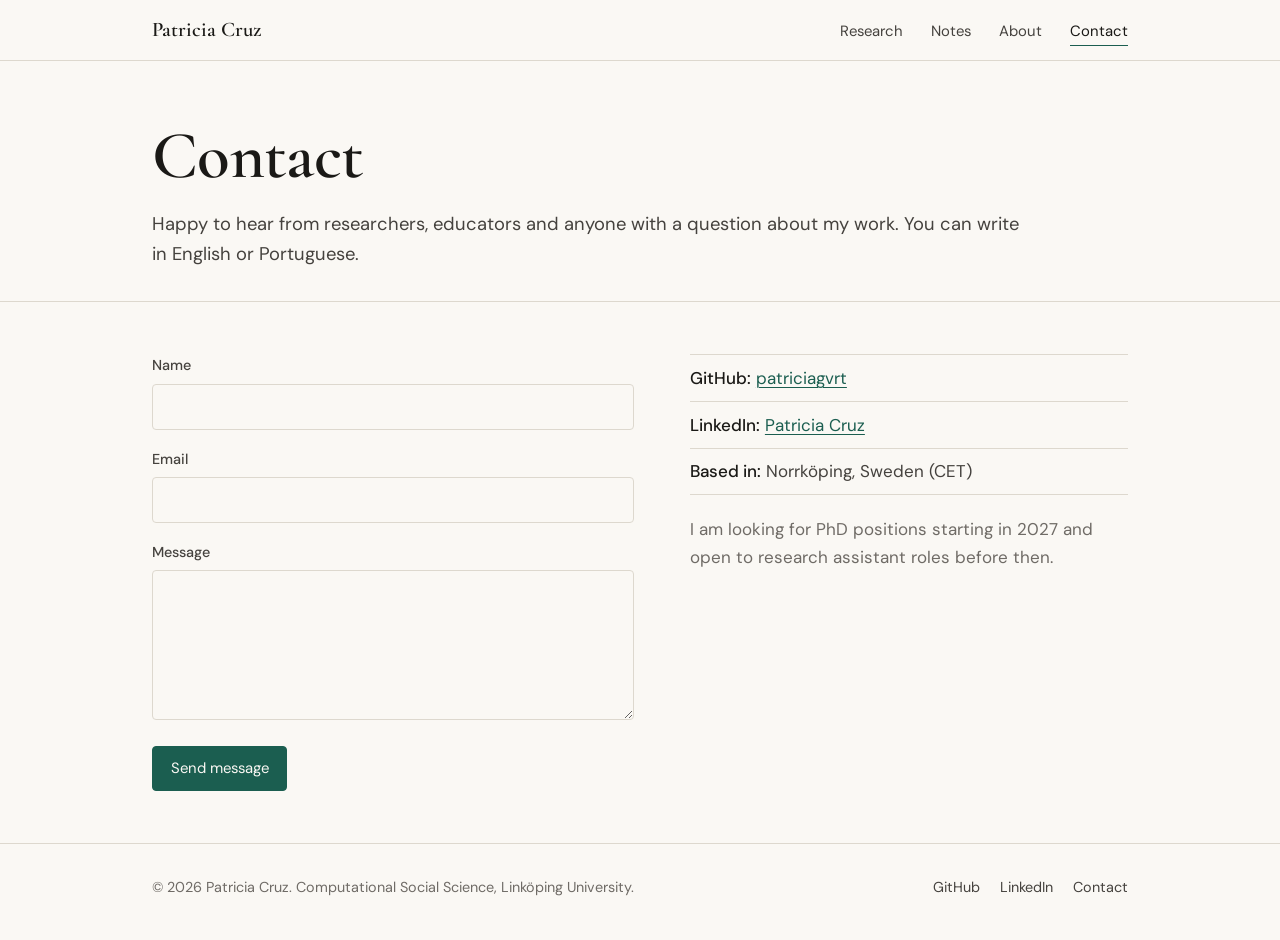
<file: contact.html>
<!DOCTYPE html>
<html lang="en">
<head>
<meta charset="UTF-8">
<meta name="viewport" content="width=device-width, initial-scale=1">
<title>Contact | Patricia Cruz</title>
<meta name="description" content="Get in touch with Patricia Cruz.">
<link rel="icon" href="favicon.svg" type="image/svg+xml">
<link rel="preconnect" href="https://fonts.googleapis.com">
<link rel="preconnect" href="https://fonts.gstatic.com" crossorigin>
<link href="https://fonts.googleapis.com/css2?family=Cormorant+Garamond:ital,wght@0,500;0,600;1,500&family=DM+Sans:opsz,wght@9..40,400;9..40,500&display=swap" rel="stylesheet">
<link rel="stylesheet" href="site.css">
</head>
<body>
<a class="skip" href="#main">Skip to content</a>
<header class="site-nav">
  <div class="wrap">
    <a class="name" href="index.html">Patricia Cruz</a>
    <nav aria-label="Main">
    <ul>
      <li><a href="research.html">Research</a></li>
      <li><a href="writing.html">Notes</a></li>
      <li><a href="about.html">About</a></li>
      <li><a href="contact.html" aria-current="page">Contact</a></li>
    </ul>
    </nav>
  </div>
</header>
<main id="main">
<section class="page-head">
  <div class="wrap">
    <h1>Contact</h1>
    <p class="lede">Happy to hear from researchers, educators and anyone with a question about my work. You can write in English or Portuguese.</p>
  </div>
</section>

<section class="section">
  <div class="wrap contact-grid">
    <!-- TODO: create a free form at formspree.io and paste your form ID below -->
    <form action="https://formspree.io/f/mppwrody" method="POST">
      <div class="field"><label for="name">Name</label><input id="name" name="name" autocomplete="name" required></div>
      <div class="field"><label for="email">Email</label><input id="email" name="email" type="email" autocomplete="email" required></div>
      <div class="field"><label for="message">Message</label><textarea id="message" name="message" required></textarea></div>
      <button class="btn primary" type="submit">Send message</button>
    </form>
    <div>
      <ul class="plain-list">
        <li><strong>GitHub:</strong> <a href="https://github.com/patriciagvrt">patriciagvrt</a></li>
        <li><strong>LinkedIn:</strong> <a href="https://www.linkedin.com/in/patricia-cruz101997">Patricia Cruz</a></li>
        <li><strong>Based in:</strong> Norrköping, Sweden (CET)</li>
      </ul>
      <p class="muted" style="margin-top:1.25rem;">I am looking for PhD positions starting in 2027 and open to research assistant roles before then.</p>
    </div>
  </div>
</section>
</main>
<footer class="site-foot">
  <div class="wrap">
    <p>&copy; 2026 Patricia Cruz. Computational Social Science, Linköping University.</p>
    <ul>
      <li><a href="https://github.com/patriciagvrt">GitHub</a></li>
      <li><a href="https://www.linkedin.com/in/patricia-cruz101997">LinkedIn</a></li>
      <li><a href="contact.html">Contact</a></li>
    </ul>
  </div>
</footer>
</body>
</html>
</file>
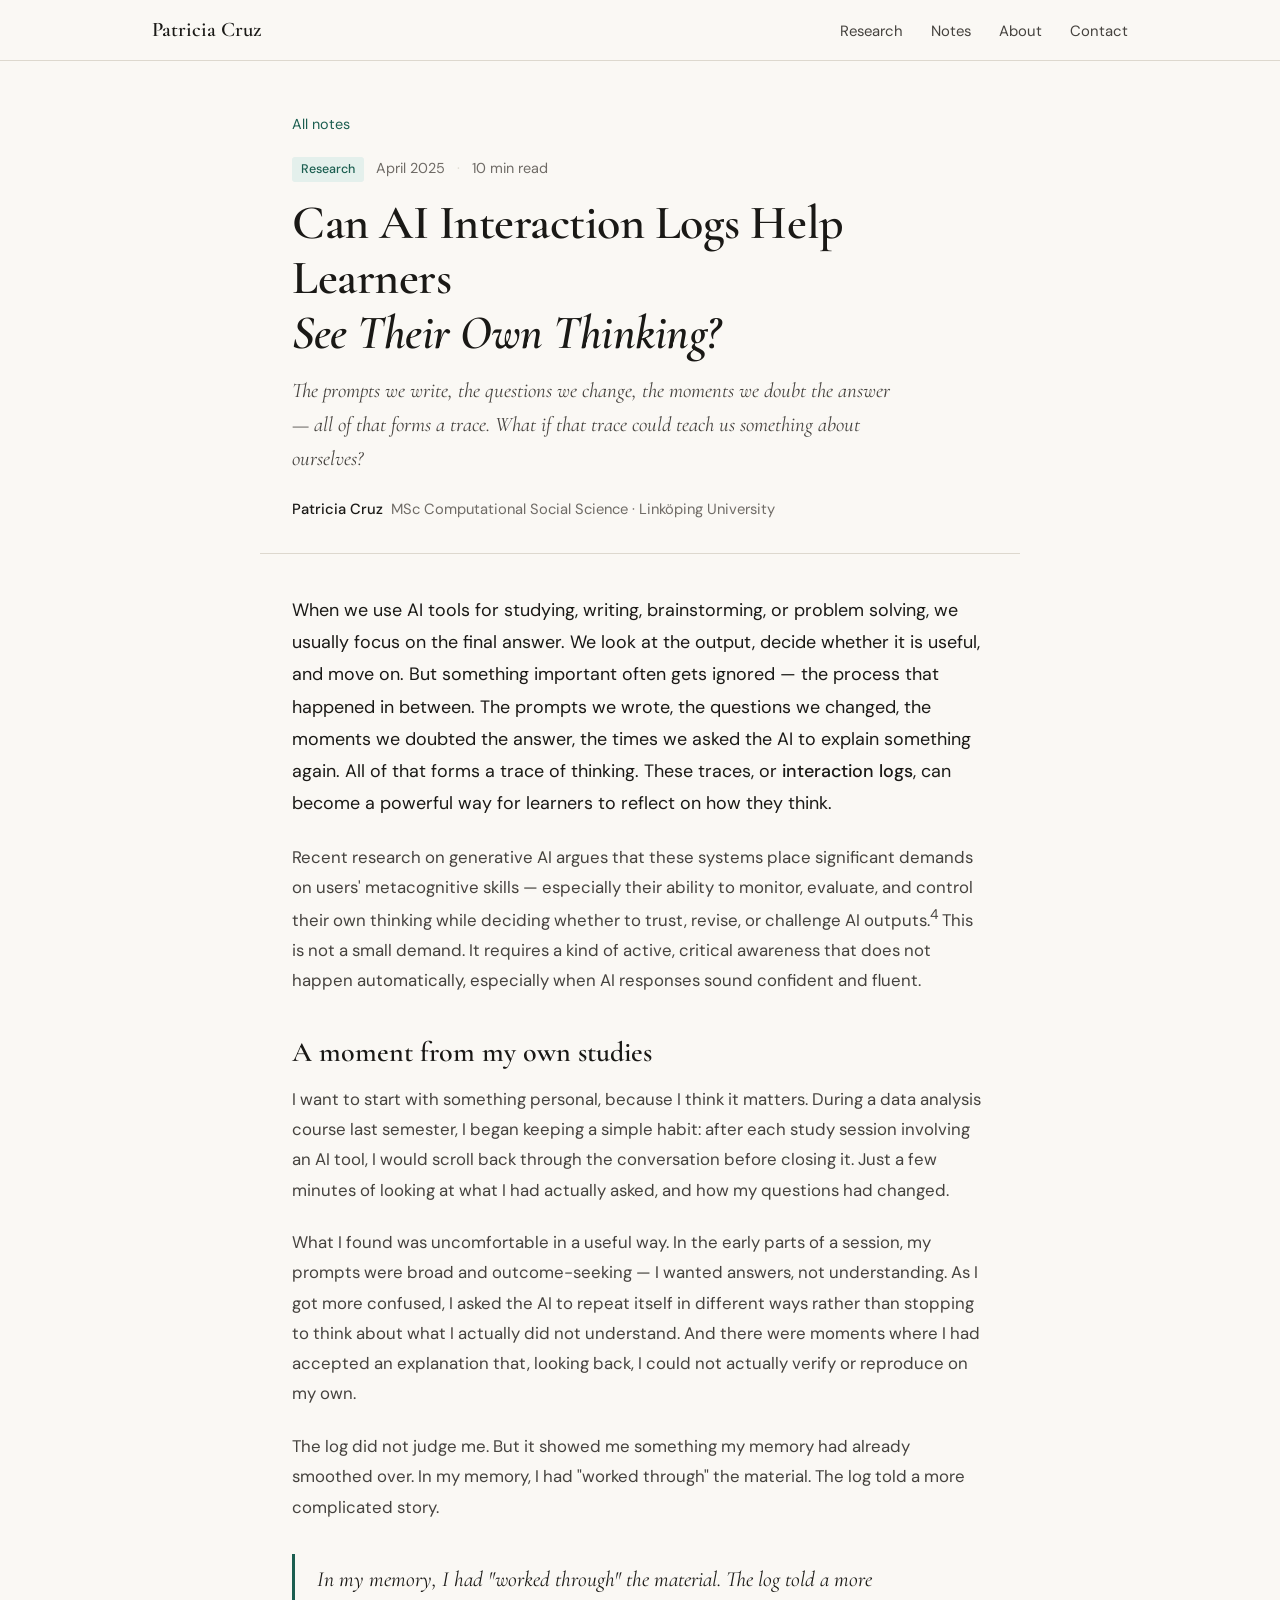
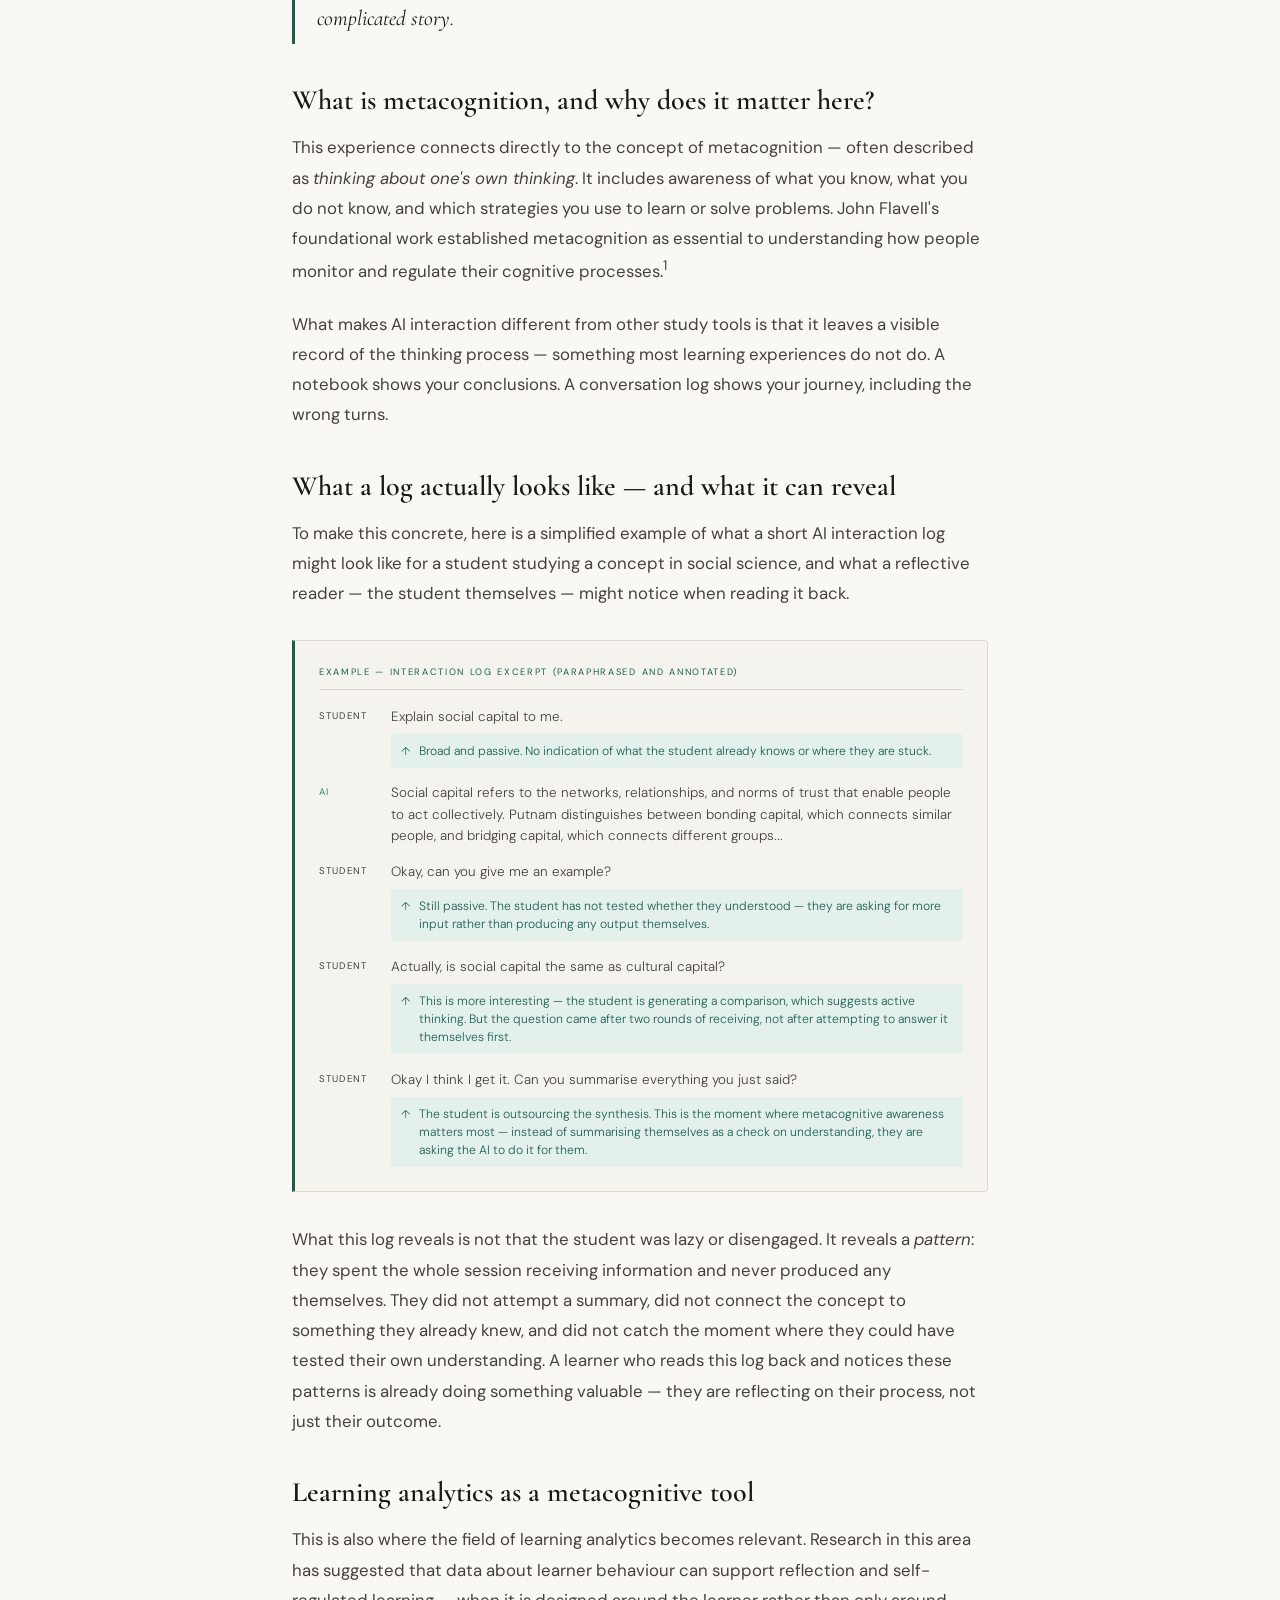
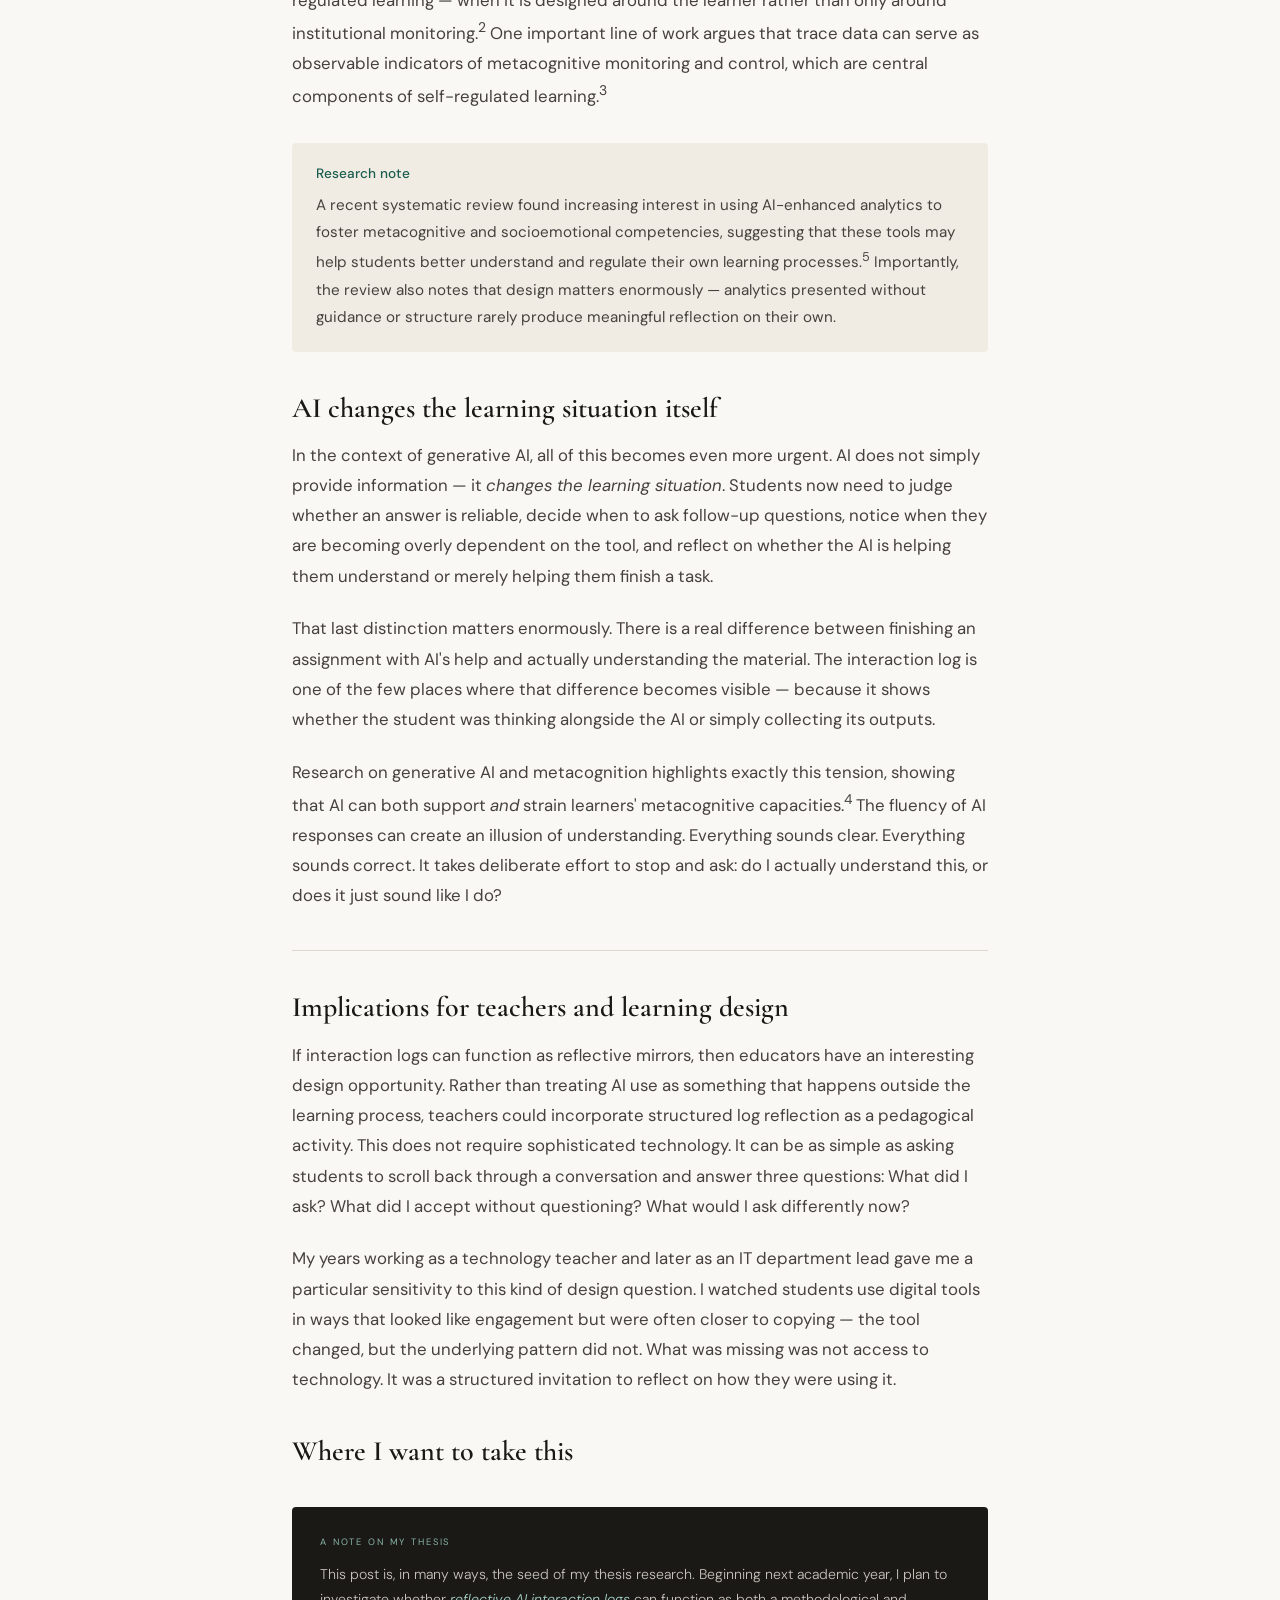
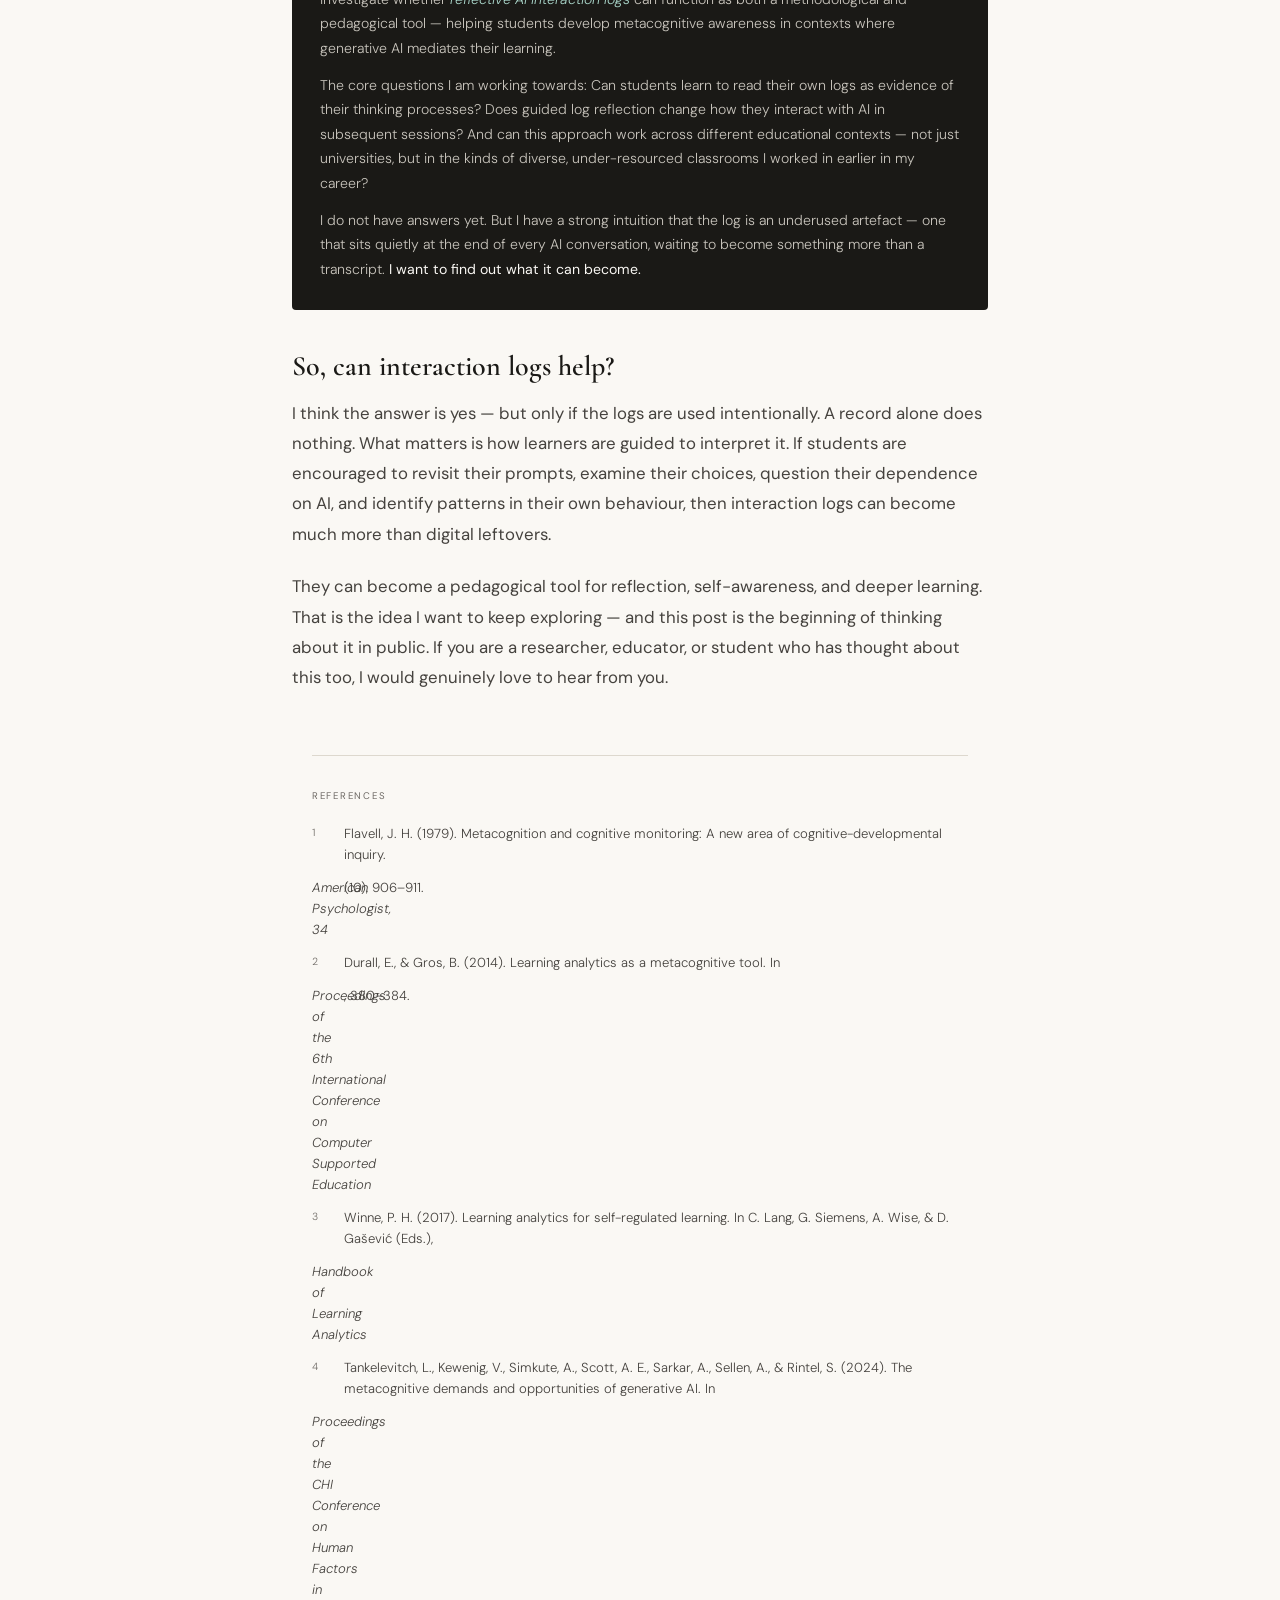
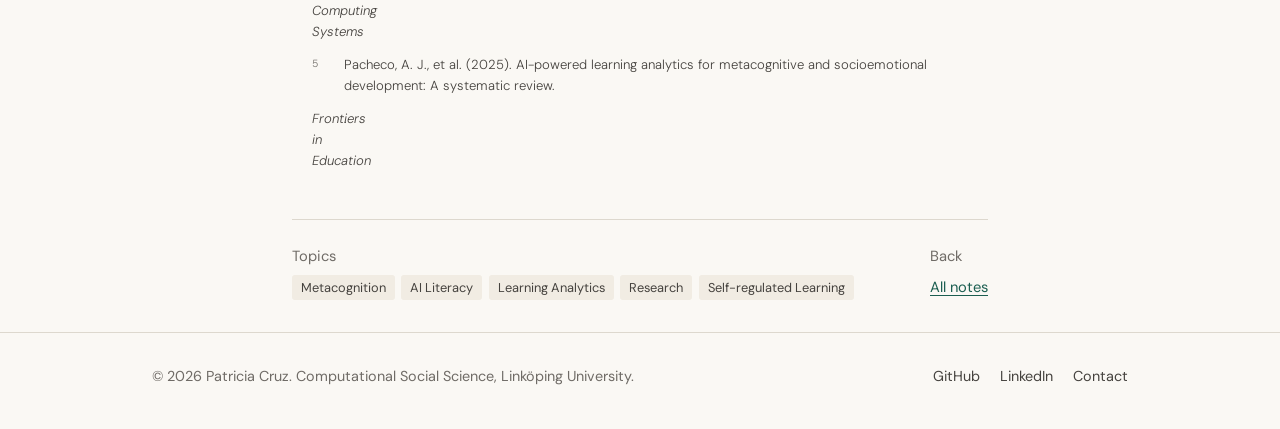
<file: post-ai-interaction-logs.html>
<!DOCTYPE html>
<html lang="en">
<head>
<meta charset="UTF-8">
<meta name="viewport" content="width=device-width, initial-scale=1.0">
<title>Can AI Interaction Logs Help Learners See Their Own Thinking? — Patricia Cruz</title>
<link rel="preconnect" href="https://fonts.googleapis.com">
<link rel="preconnect" href="https://fonts.gstatic.com" crossorigin>
<link href="https://fonts.googleapis.com/css2?family=Cormorant+Garamond:ital,wght@0,500;0,600;1,500&family=DM+Sans:opsz,wght@9..40,400;9..40,500&display=swap" rel="stylesheet">
<link rel="icon" href="favicon.svg" type="image/svg+xml">
<link rel="stylesheet" href="post-styles.css">
<style>
.log-example{background:#f5f3ee;border:1px solid var(--rule);border-left:3px solid var(--teal);border-radius:0 4px 4px 0;padding:1.5rem;margin:2rem 0;}
.log-example .log-label{font-family:var(--mono);font-size:0.58rem;letter-spacing:0.18em;text-transform:uppercase;color:var(--teal);margin-bottom:1rem;display:block;border-bottom:1px solid var(--rule);padding-bottom:0.5rem;}
.log-turn{display:grid;grid-template-columns:60px 1fr;gap:0.75rem;margin-bottom:0.9rem;align-items:start;}
.log-turn:last-child{margin-bottom:0;}
.log-role{font-family:var(--mono);font-size:0.6rem;letter-spacing:0.12em;text-transform:uppercase;padding-top:2px;}
.log-role.user{color:var(--ink-mid);}
.log-role.ai{color:var(--teal-mid);}
.log-text{color:var(--ink-mid);font-family:var(--sans);font-size:0.84rem;font-weight:300;line-height:1.6;}
.log-annotation{display:flex;align-items:flex-start;gap:0.6rem;margin-top:0.4rem;padding:0.5rem 0.6rem;background:var(--teal-pale);border-radius:3px;font-family:var(--sans);font-size:0.76rem;color:var(--teal);line-height:1.5;font-weight:300;}
.log-annotation::before{content:'↑';font-size:0.7rem;flex-shrink:0;margin-top:1px;}
.thesis-box{background:var(--ink);color:var(--cream);border-radius:4px;padding:1.75rem;margin:2.5rem 0;}
.thesis-box .thesis-label{font-family:var(--mono);font-size:0.58rem;letter-spacing:0.2em;text-transform:uppercase;color:#8ab5a8;margin-bottom:0.75rem;display:block;}
.thesis-box p{font-size:0.88rem;color:#c8c4bc;line-height:1.75;margin-bottom:0.75rem;font-weight:300;}
.thesis-box p:last-child{margin-bottom:0;}
.thesis-box strong{color:var(--cream);font-weight:400;}
.thesis-box em{font-style:italic;color:#a8d4c8;}
.references{max-width:720px;margin:0 auto;padding:0 2rem 3rem;}
.references-inner{border-top:1px solid var(--rule);padding-top:2rem;}
.references-label{font-family:var(--mono);font-size:0.6rem;letter-spacing:0.18em;text-transform:uppercase;color:var(--ink-faint);margin-bottom:1.25rem;}
.references ol{list-style:none;counter-reset:ref-counter;display:flex;flex-direction:column;gap:0.75rem;}
.references ol li{counter-increment:ref-counter;display:grid;grid-template-columns:20px 1fr;gap:0.75rem;font-size:0.82rem;color:var(--ink-soft);line-height:1.6;font-weight:300;}
.references ol li::before{content:counter(ref-counter);font-family:var(--mono);font-size:0.65rem;color:var(--ink-faint);padding-top:2px;}
.references ol li em{font-style:italic;color:var(--ink-mid);}
@media(max-width:640px){.log-turn{grid-template-columns:48px 1fr;}.thesis-box{padding:1.25rem;}}
</style>
</head>
<body>

<a class="skip" href="#main">Skip to content</a>
<header class="site-nav">
  <div class="wrap">
    <a class="name" href="index.html">Patricia Cruz</a>
    <nav aria-label="Main">
    <ul>
      <li><a href="research.html">Research</a></li>
      <li><a href="writing.html">Notes</a></li>
      <li><a href="about.html">About</a></li>
      <li><a href="contact.html">Contact</a></li>
    </ul>
    </nav>
  </div>
</header>

<header class="post-header">
  <a class="back" href="writing.html">All notes</a>
  <div class="post-meta">
    <span class="post-tag">Research</span>
    <span class="post-date-label">April 2025</span>
    <span class="post-date-label" style="color:var(--rule);">·</span>
    <span class="post-date-label">10 min read</span>
  </div>
  <h1 class="post-title">Can AI Interaction Logs Help Learners<br><em>See Their Own Thinking?</em></h1>
  <p class="post-subtitle">The prompts we write, the questions we change, the moments we doubt the answer — all of that forms a trace. What if that trace could teach us something about ourselves?</p>
  <div class="post-byline">
    <div class="byline-initial">P</div>
    <div class="byline-info">
      <span class="byline-name">Patricia Cruz</span>
      <span class="byline-role">MSc Computational Social Science · Linköping University</span>
    </div>
  </div>
</header>

<main id="main">
<article class="post-body">

  <p>When we use AI tools for studying, writing, brainstorming, or problem solving, we usually focus on the final answer. We look at the output, decide whether it is useful, and move on. But something important often gets ignored — the process that happened in between. The prompts we wrote, the questions we changed, the moments we doubted the answer, the times we asked the AI to explain something again. All of that forms a trace of thinking. These traces, or <strong>interaction logs</strong>, can become a powerful way for learners to reflect on how they think.</p>

  <p>Recent research on generative AI argues that these systems place significant demands on users' metacognitive skills — especially their ability to monitor, evaluate, and control their own thinking while deciding whether to trust, revise, or challenge AI outputs.<sup>4</sup> This is not a small demand. It requires a kind of active, critical awareness that does not happen automatically, especially when AI responses sound confident and fluent.</p>

  <h2>A moment from my own studies</h2>

  <p>I want to start with something personal, because I think it matters. During a data analysis course last semester, I began keeping a simple habit: after each study session involving an AI tool, I would scroll back through the conversation before closing it. Just a few minutes of looking at what I had actually asked, and how my questions had changed.</p>

  <p>What I found was uncomfortable in a useful way. In the early parts of a session, my prompts were broad and outcome-seeking — I wanted answers, not understanding. As I got more confused, I asked the AI to repeat itself in different ways rather than stopping to think about what I actually did not understand. And there were moments where I had accepted an explanation that, looking back, I could not actually verify or reproduce on my own.</p>

  <p>The log did not judge me. But it showed me something my memory had already smoothed over. In my memory, I had "worked through" the material. The log told a more complicated story.</p>

  <div class="pull-quote">
    <p>In my memory, I had "worked through" the material. The log told a more complicated story.</p>
  </div>

  <h2>What is metacognition, and why does it matter here?</h2>

  <p>This experience connects directly to the concept of metacognition — often described as <em>thinking about one's own thinking</em>. It includes awareness of what you know, what you do not know, and which strategies you use to learn or solve problems. John Flavell's foundational work established metacognition as essential to understanding how people monitor and regulate their cognitive processes.<sup>1</sup></p>

  <p>What makes AI interaction different from other study tools is that it leaves a visible record of the thinking process — something most learning experiences do not do. A notebook shows your conclusions. A conversation log shows your journey, including the wrong turns.</p>

  <h2>What a log actually looks like — and what it can reveal</h2>

  <p>To make this concrete, here is a simplified example of what a short AI interaction log might look like for a student studying a concept in social science, and what a reflective reader — the student themselves — might notice when reading it back.</p>

  <div class="log-example">
    <span class="log-label">Example — Interaction log excerpt (paraphrased and annotated)</span>
    <div class="log-turn">
      <span class="log-role user">Student</span>
      <div>
        <div class="log-text">Explain social capital to me.</div>
        <div class="log-annotation">Broad and passive. No indication of what the student already knows or where they are stuck.</div>
      </div>
    </div>
    <div class="log-turn">
      <span class="log-role ai">AI</span>
      <div class="log-text">Social capital refers to the networks, relationships, and norms of trust that enable people to act collectively. Putnam distinguishes between bonding capital, which connects similar people, and bridging capital, which connects different groups...</div>
    </div>
    <div class="log-turn">
      <span class="log-role user">Student</span>
      <div>
        <div class="log-text">Okay, can you give me an example?</div>
        <div class="log-annotation">Still passive. The student has not tested whether they understood — they are asking for more input rather than producing any output themselves.</div>
      </div>
    </div>
    <div class="log-turn">
      <span class="log-role user">Student</span>
      <div>
        <div class="log-text">Actually, is social capital the same as cultural capital?</div>
        <div class="log-annotation">This is more interesting — the student is generating a comparison, which suggests active thinking. But the question came after two rounds of receiving, not after attempting to answer it themselves first.</div>
      </div>
    </div>
    <div class="log-turn">
      <span class="log-role user">Student</span>
      <div>
        <div class="log-text">Okay I think I get it. Can you summarise everything you just said?</div>
        <div class="log-annotation">The student is outsourcing the synthesis. This is the moment where metacognitive awareness matters most — instead of summarising themselves as a check on understanding, they are asking the AI to do it for them.</div>
      </div>
    </div>
  </div>

  <p>What this log reveals is not that the student was lazy or disengaged. It reveals a <em>pattern</em>: they spent the whole session receiving information and never produced any themselves. They did not attempt a summary, did not connect the concept to something they already knew, and did not catch the moment where they could have tested their own understanding. A learner who reads this log back and notices these patterns is already doing something valuable — they are reflecting on their process, not just their outcome.</p>

  <h2>Learning analytics as a metacognitive tool</h2>

  <p>This is also where the field of learning analytics becomes relevant. Research in this area has suggested that data about learner behaviour can support reflection and self-regulated learning — when it is designed around the learner rather than only around institutional monitoring.<sup>2</sup> One important line of work argues that trace data can serve as observable indicators of metacognitive monitoring and control, which are central components of self-regulated learning.<sup>3</sup></p>

  <div class="post-aside">
    <span class="aside-label">Research note</span>
    <p>A recent systematic review found increasing interest in using AI-enhanced analytics to foster metacognitive and socioemotional competencies, suggesting that these tools may help students better understand and regulate their own learning processes.<sup>5</sup> Importantly, the review also notes that design matters enormously — analytics presented without guidance or structure rarely produce meaningful reflection on their own.</p>
  </div>

  <h2>AI changes the learning situation itself</h2>

  <p>In the context of generative AI, all of this becomes even more urgent. AI does not simply provide information — it <em>changes the learning situation</em>. Students now need to judge whether an answer is reliable, decide when to ask follow-up questions, notice when they are becoming overly dependent on the tool, and reflect on whether the AI is helping them understand or merely helping them finish a task.</p>

  <p>That last distinction matters enormously. There is a real difference between finishing an assignment with AI's help and actually understanding the material. The interaction log is one of the few places where that difference becomes visible — because it shows whether the student was thinking alongside the AI or simply collecting its outputs.</p>

  <p>Research on generative AI and metacognition highlights exactly this tension, showing that AI can both support <em>and</em> strain learners' metacognitive capacities.<sup>4</sup> The fluency of AI responses can create an illusion of understanding. Everything sounds clear. Everything sounds correct. It takes deliberate effort to stop and ask: do I actually understand this, or does it just sound like I do?</p>

  <hr class="post-sep">

  <h2>Implications for teachers and learning design</h2>

  <p>If interaction logs can function as reflective mirrors, then educators have an interesting design opportunity. Rather than treating AI use as something that happens outside the learning process, teachers could incorporate structured log reflection as a pedagogical activity. This does not require sophisticated technology. It can be as simple as asking students to scroll back through a conversation and answer three questions: What did I ask? What did I accept without questioning? What would I ask differently now?</p>

  <p>My years working as a technology teacher and later as an IT department lead gave me a particular sensitivity to this kind of design question. I watched students use digital tools in ways that looked like engagement but were often closer to copying — the tool changed, but the underlying pattern did not. What was missing was not access to technology. It was a structured invitation to reflect on how they were using it.</p>

  <h2>Where I want to take this</h2>

  <div class="thesis-box">
    <span class="thesis-label">A note on my thesis</span>
    <p>This post is, in many ways, the seed of my thesis research. Beginning next academic year, I plan to investigate whether <em>reflective AI interaction logs</em> can function as both a methodological and pedagogical tool — helping students develop metacognitive awareness in contexts where generative AI mediates their learning.</p>
    <p>The core questions I am working towards: Can students learn to read their own logs as evidence of their thinking processes? Does guided log reflection change how they interact with AI in subsequent sessions? And can this approach work across different educational contexts — not just universities, but in the kinds of diverse, under-resourced classrooms I worked in earlier in my career?</p>
    <p>I do not have answers yet. But I have a strong intuition that the log is an underused artefact — one that sits quietly at the end of every AI conversation, waiting to become something more than a transcript. <strong>I want to find out what it can become.</strong></p>
  </div>

  <h2>So, can interaction logs help?</h2>

  <p>I think the answer is yes — but only if the logs are used intentionally. A record alone does nothing. What matters is how learners are guided to interpret it. If students are encouraged to revisit their prompts, examine their choices, question their dependence on AI, and identify patterns in their own behaviour, then interaction logs can become much more than digital leftovers.</p>

  <p>They can become a pedagogical tool for reflection, self-awareness, and deeper learning. That is the idea I want to keep exploring — and this post is the beginning of thinking about it in public. If you are a researcher, educator, or student who has thought about this too, I would genuinely love to hear from you.</p>

</article>

<div class="references">
  <div class="references-inner">
    <p class="references-label">References</p>
    <ol>
      <li>Flavell, J. H. (1979). Metacognition and cognitive monitoring: A new area of cognitive-developmental inquiry. <em>American Psychologist, 34</em>(10), 906–911.</li>
      <li>Durall, E., &amp; Gros, B. (2014). Learning analytics as a metacognitive tool. In <em>Proceedings of the 6th International Conference on Computer Supported Education</em>, 380–384.</li>
      <li>Winne, P. H. (2017). Learning analytics for self-regulated learning. In C. Lang, G. Siemens, A. Wise, &amp; D. Gašević (Eds.), <em>Handbook of Learning Analytics</em>.</li>
      <li>Tankelevitch, L., Kewenig, V., Simkute, A., Scott, A. E., Sarkar, A., Sellen, A., &amp; Rintel, S. (2024). The metacognitive demands and opportunities of generative AI. In <em>Proceedings of the CHI Conference on Human Factors in Computing Systems</em>.</li>
      <li>Pacheco, A. J., et al. (2025). AI-powered learning analytics for metacognitive and socioemotional development: A systematic review. <em>Frontiers in Education</em>.</li>
    </ol>
  </div>
</div>

<div class="post-footer">
  <div class="post-footer-inner">
    <div class="post-tags-section">
      <p>Topics</p>
      <div class="post-tags">
        <span>Metacognition</span>
        <span>AI Literacy</span>
        <span>Learning Analytics</span>
        <span>Research</span>
        <span>Self-regulated Learning</span>
      </div>
    </div>
    <div class="post-nav-section">
      <p>Back</p>
      <a href="writing.html">All notes</a>
    </div>
  </div>
</div>

</main>
<footer class="site-foot">
  <div class="wrap">
    <p>&copy; 2026 Patricia Cruz. Computational Social Science, Linköping University.</p>
    <ul>
      <li><a href="https://github.com/patriciagvrt">GitHub</a></li>
      <li><a href="https://www.linkedin.com/in/patricia-cruz101997">LinkedIn</a></li>
      <li><a href="contact.html">Contact</a></li>
    </ul>
  </div>
</footer>

</body>
</html>
</file>
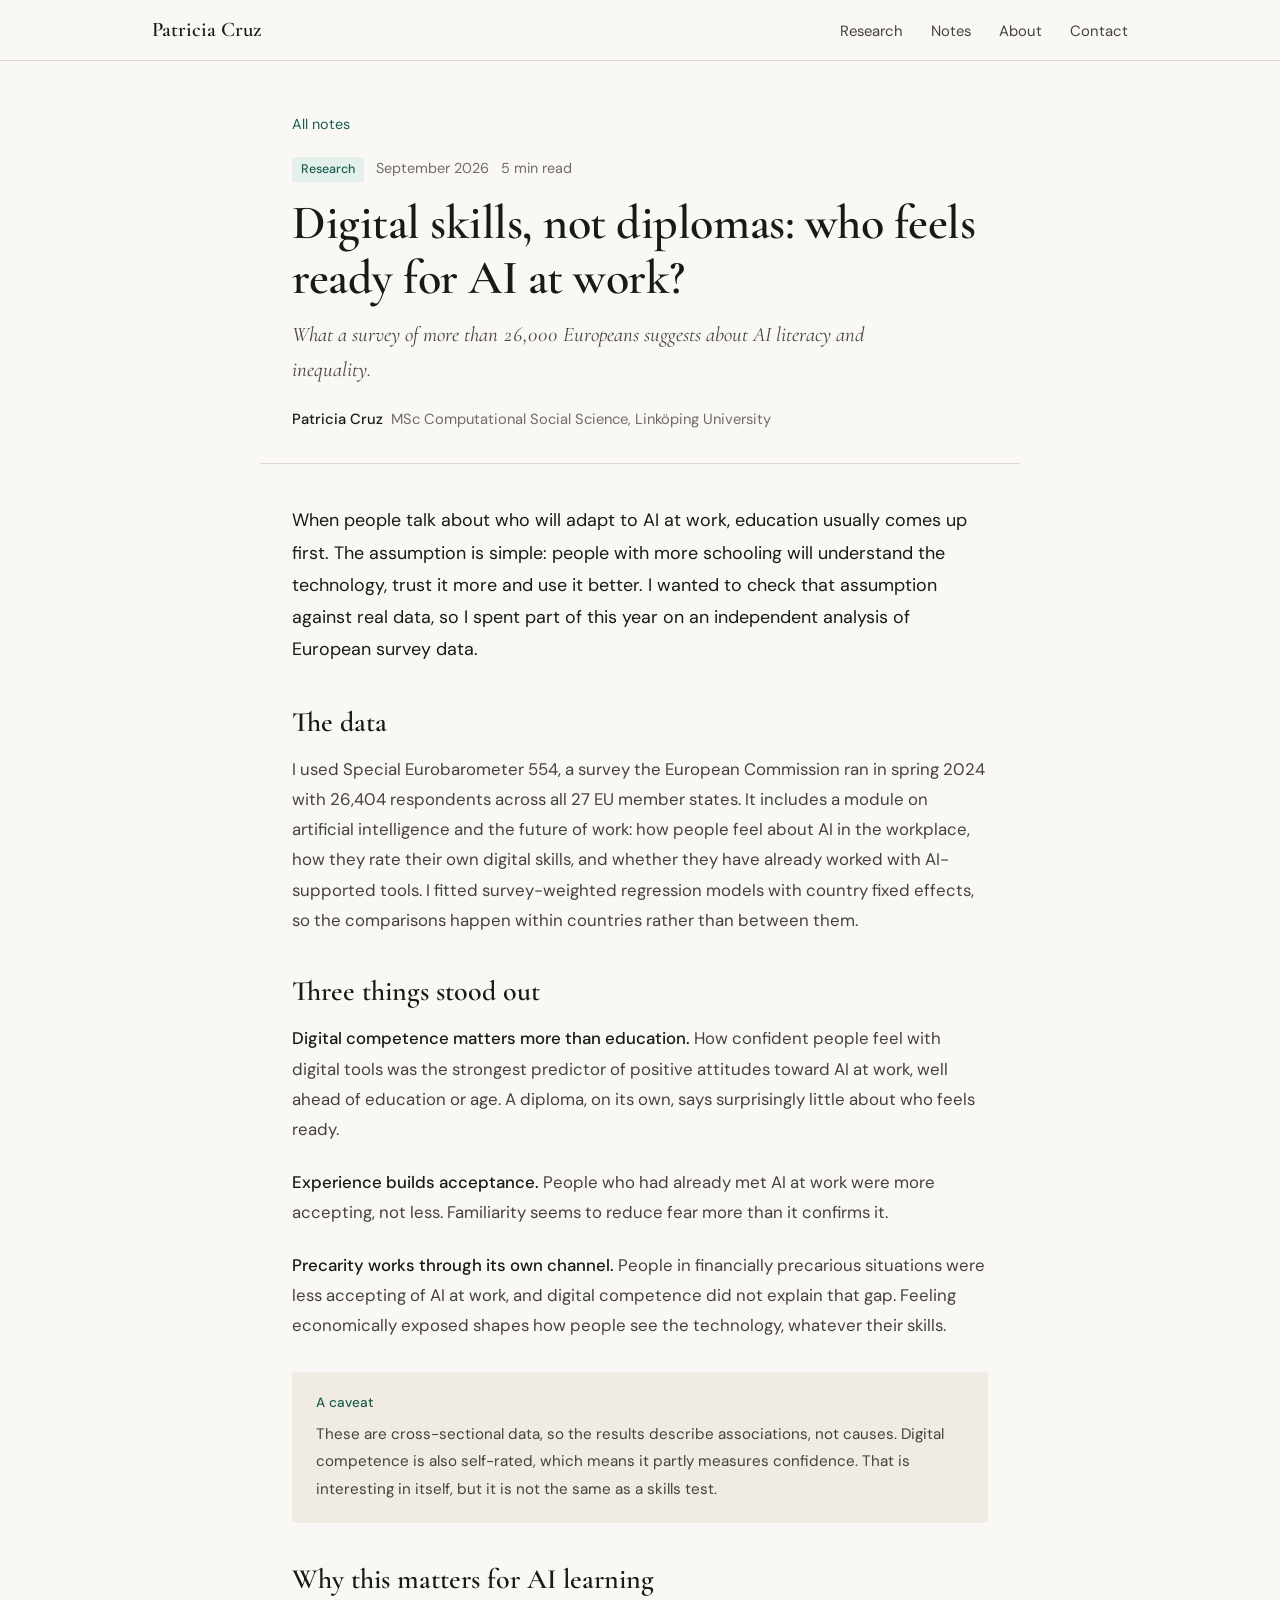
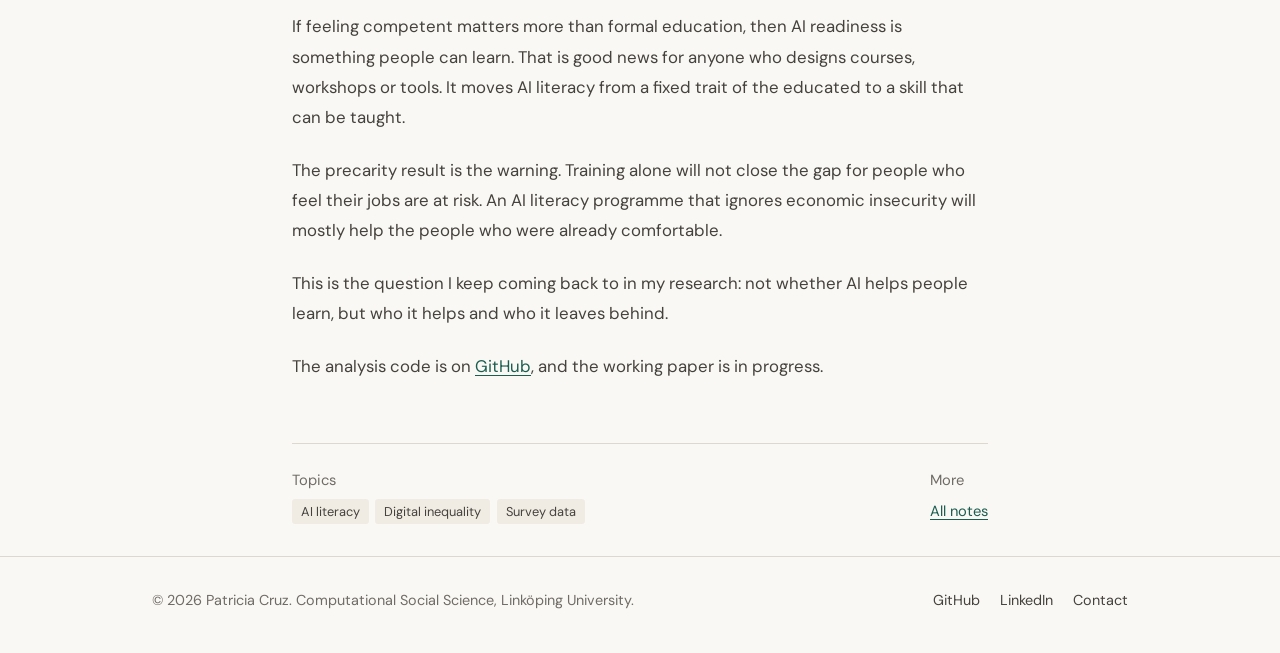
<file: post-digital-skills-ai-work.html>
<!DOCTYPE html>
<html lang="en">
<head>
<meta charset="UTF-8">
<meta name="viewport" content="width=device-width, initial-scale=1">
<title>Digital skills, not diplomas: who feels ready for AI at work? | Patricia Cruz</title>
<meta name="description" content="What Special Eurobarometer 554 shows about who accepts AI at work, and why AI literacy is a question of inequality.">
<link rel="icon" href="favicon.svg" type="image/svg+xml">
<link rel="preconnect" href="https://fonts.googleapis.com">
<link rel="preconnect" href="https://fonts.gstatic.com" crossorigin>
<link href="https://fonts.googleapis.com/css2?family=Cormorant+Garamond:ital,wght@0,500;0,600;1,500&family=DM+Sans:opsz,wght@9..40,400;9..40,500&display=swap" rel="stylesheet">
<link rel="stylesheet" href="post-styles.css">
</head>
<body>
<a class="skip" href="#main">Skip to content</a>
<header class="site-nav">
  <div class="wrap">
    <a class="name" href="index.html">Patricia Cruz</a>
    <nav aria-label="Main">
    <ul>
      <li><a href="research.html">Research</a></li>
      <li><a href="writing.html">Notes</a></li>
      <li><a href="about.html">About</a></li>
      <li><a href="contact.html">Contact</a></li>
    </ul>
    </nav>
  </div>
</header>
<main id="main">
<header class="post-header">
  <a class="back" href="writing.html">All notes</a>
  <div class="post-meta"><span class="post-tag">Research</span><span>September 2026</span><span>5 min read</span></div>
  <h1 class="post-title">Digital skills, not diplomas: who feels ready for AI at work?</h1>
  <p class="post-subtitle">What a survey of more than 26,000 Europeans suggests about AI literacy and inequality.</p>
  <div class="post-byline"><span class="byline-name">Patricia Cruz</span><span>MSc Computational Social Science, Linköping University</span></div>
</header>
<article class="post-body">
<p>When people talk about who will adapt to AI at work, education usually comes up first. The assumption is simple: people with more schooling will understand the technology, trust it more and use it better. I wanted to check that assumption against real data, so I spent part of this year on an independent analysis of European survey data.</p>

<h2>The data</h2>
<p>I used Special Eurobarometer 554, a survey the European Commission ran in spring 2024 with 26,404 respondents across all 27 EU member states. It includes a module on artificial intelligence and the future of work: how people feel about AI in the workplace, how they rate their own digital skills, and whether they have already worked with AI-supported tools. I fitted survey-weighted regression models with country fixed effects, so the comparisons happen within countries rather than between them.</p>

<h2>Three things stood out</h2>
<p><strong>Digital competence matters more than education.</strong> How confident people feel with digital tools was the strongest predictor of positive attitudes toward AI at work, well ahead of education or age. A diploma, on its own, says surprisingly little about who feels ready.</p>
<p><strong>Experience builds acceptance.</strong> People who had already met AI at work were more accepting, not less. Familiarity seems to reduce fear more than it confirms it.</p>
<p><strong>Precarity works through its own channel.</strong> People in financially precarious situations were less accepting of AI at work, and digital competence did not explain that gap. Feeling economically exposed shapes how people see the technology, whatever their skills.</p>

<div class="post-aside"><span class="aside-label">A caveat</span><p>These are cross-sectional data, so the results describe associations, not causes. Digital competence is also self-rated, which means it partly measures confidence. That is interesting in itself, but it is not the same as a skills test.</p></div>

<h2>Why this matters for AI learning</h2>
<p>If feeling competent matters more than formal education, then AI readiness is something people can learn. That is good news for anyone who designs courses, workshops or tools. It moves AI literacy from a fixed trait of the educated to a skill that can be taught.</p>
<p>The precarity result is the warning. Training alone will not close the gap for people who feel their jobs are at risk. An AI literacy programme that ignores economic insecurity will mostly help the people who were already comfortable.</p>
<p>This is the question I keep coming back to in my research: not whether AI helps people learn, but who it helps and who it leaves behind.</p>

<p>The analysis code is on <a href="https://github.com/patriciagvrt/eurobarometer-ai-attitudes">GitHub</a>, and the working paper is in progress.</p>
</article>
<div class="post-footer">
  <div class="post-footer-inner">
    <div class="post-tags-section"><p>Topics</p><div class="post-tags"><span>AI literacy</span><span>Digital inequality</span><span>Survey data</span></div></div>
    <div class="post-nav-section"><p>More</p><a href="writing.html">All notes</a></div>
  </div>
</div>
</main>
<footer class="site-foot">
  <div class="wrap">
    <p>&copy; 2026 Patricia Cruz. Computational Social Science, Linköping University.</p>
    <ul>
      <li><a href="https://github.com/patriciagvrt">GitHub</a></li>
      <li><a href="https://www.linkedin.com/in/patricia-cruz101997">LinkedIn</a></li>
      <li><a href="contact.html">Contact</a></li>
    </ul>
  </div>
</footer>
</body>
</html>
</file>
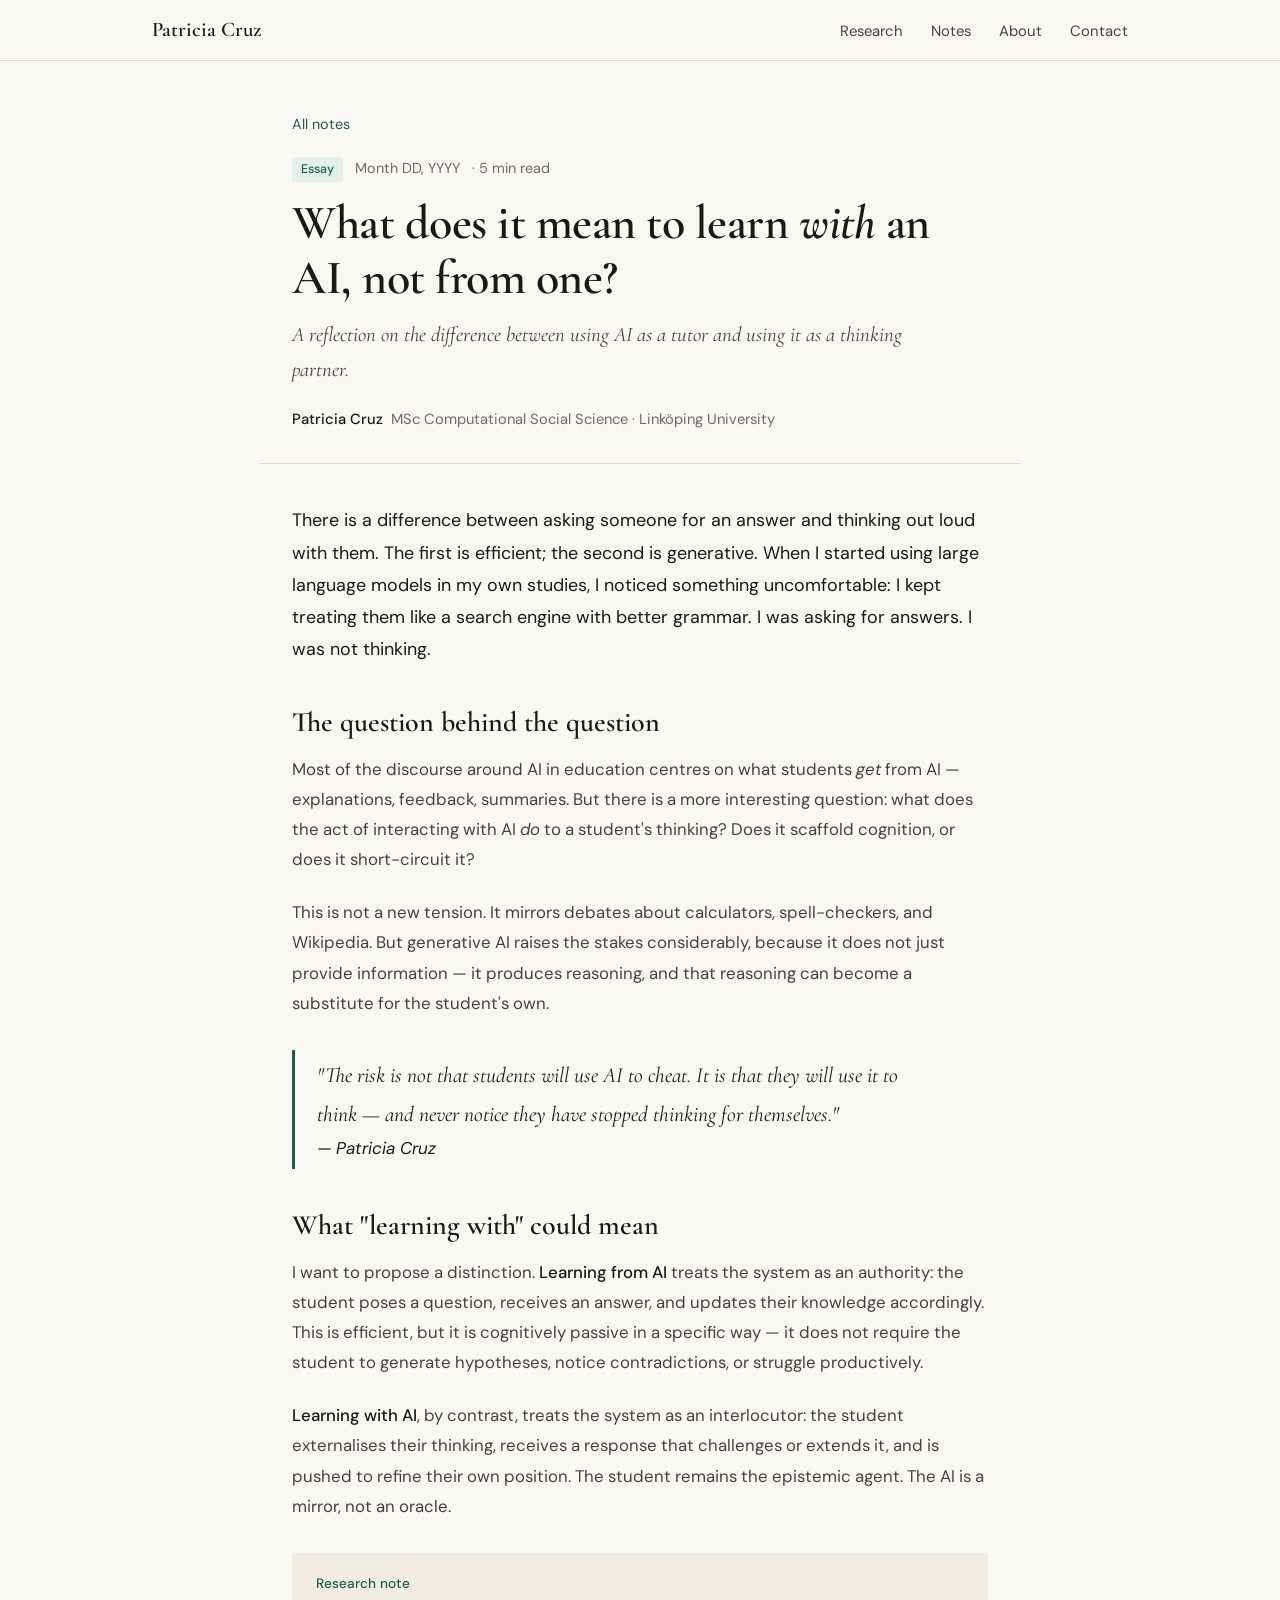
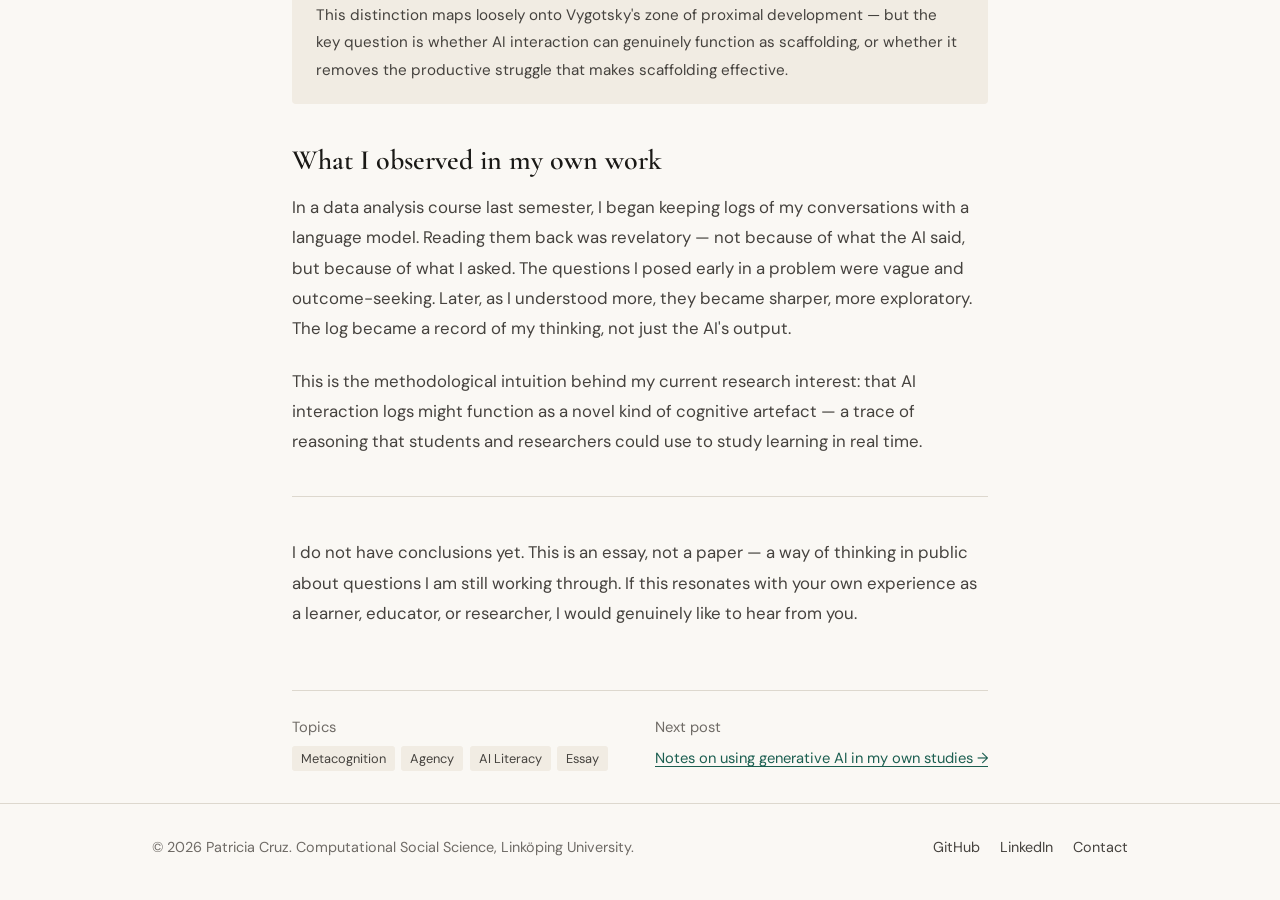
<file: post-template.html>
<!DOCTYPE html>
<html lang="en">
<head>
<meta charset="UTF-8">
<meta name="viewport" content="width=device-width, initial-scale=1.0">
<title>Post Title — Patricia Cruz</title>
<link rel="preconnect" href="https://fonts.googleapis.com">
<link rel="preconnect" href="https://fonts.gstatic.com" crossorigin>
<link href="https://fonts.googleapis.com/css2?family=Cormorant+Garamond:ital,wght@0,500;0,600;1,500&family=DM+Sans:opsz,wght@9..40,400;9..40,500&display=swap" rel="stylesheet">
<link rel="icon" href="favicon.svg" type="image/svg+xml">
<link rel="stylesheet" href="post-styles.css">
</head>
<body>

<a class="skip" href="#main">Skip to content</a>
<header class="site-nav">
  <div class="wrap">
    <a class="name" href="index.html">Patricia Cruz</a>
    <nav aria-label="Main">
    <ul>
      <li><a href="research.html">Research</a></li>
      <li><a href="writing.html">Notes</a></li>
      <li><a href="about.html">About</a></li>
      <li><a href="contact.html">Contact</a></li>
    </ul>
    </nav>
  </div>
</header>

<!-- BREADCRUMB -->
<!-- POST HEADER -->
<header class="post-header">
  <a class="back" href="writing.html">All notes</a>
  <div class="post-meta">
    <span class="post-tag">Essay</span>
    <!-- Change tag to: Essay / Reflection / Practice / Research -->
    <span class="post-date-label">Month DD, YYYY</span>
    <span class="post-read-time">· 5 min read</span>
  </div>

  <h1 class="post-title">
    What does it mean to learn <em>with</em> an AI, not from one?
  </h1>
  <!-- CHANGE THIS: replace with your post title -->

  <p class="post-subtitle">
    A reflection on the difference between using AI as a tutor and using it as a thinking partner.
  </p>
  <!-- CHANGE THIS: optional subtitle / deck sentence -->

  <div class="post-byline">
    <div class="byline-initial">P</div>
    <div class="byline-info">
      <span class="byline-name">Patricia Cruz</span>
      <span class="byline-role">MSc Computational Social Science · Linköping University</span>
    </div>
  </div>
</header>

<!-- POST BODY -->
<main id="main">
<article class="post-body">

  <!-- OPENING PARAGRAPH — slightly larger, sets the scene -->
  <p>
    There is a difference between asking someone for an answer and thinking out loud with them. The first is efficient; the second is generative. When I started using large language models in my own studies, I noticed something uncomfortable: I kept treating them like a search engine with better grammar. I was asking for answers. I was not thinking.
  </p>

  <!-- SECTION HEADING -->
  <h2>The question behind the question</h2>

  <p>
    Most of the discourse around AI in education centres on what students <em>get</em> from AI — explanations, feedback, summaries. But there is a more interesting question: what does the act of interacting with AI <em>do</em> to a student's thinking? Does it scaffold cognition, or does it short-circuit it?
  </p>

  <p>
    This is not a new tension. It mirrors debates about calculators, spell-checkers, and Wikipedia. But generative AI raises the stakes considerably, because it does not just provide information — it produces reasoning, and that reasoning can become a substitute for the student's own.
  </p>

  <!-- PULL QUOTE — use for a key idea you want to stand out -->
  <div class="pull-quote">
    <p>"The risk is not that students will use AI to cheat. It is that they will use it to think — and never notice they have stopped thinking for themselves."</p>
    <cite>— Patricia Cruz</cite>
  </div>

  <h2>What "learning with" could mean</h2>

  <p>
    I want to propose a distinction. <strong>Learning from AI</strong> treats the system as an authority: the student poses a question, receives an answer, and updates their knowledge accordingly. This is efficient, but it is cognitively passive in a specific way — it does not require the student to generate hypotheses, notice contradictions, or struggle productively.
  </p>

  <p>
    <strong>Learning with AI</strong>, by contrast, treats the system as an interlocutor: the student externalises their thinking, receives a response that challenges or extends it, and is pushed to refine their own position. The student remains the epistemic agent. The AI is a mirror, not an oracle.
  </p>

  <!-- ASIDE / NOTE BOX — for caveats, definitions, or related reading -->
  <div class="post-aside">
    <span class="aside-label">Research note</span>
    <p>This distinction maps loosely onto Vygotsky's zone of proximal development — but the key question is whether AI interaction can genuinely function as scaffolding, or whether it removes the productive struggle that makes scaffolding effective.</p>
  </div>

  <h2>What I observed in my own work</h2>

  <p>
    In a data analysis course last semester, I began keeping logs of my conversations with a language model. Reading them back was revelatory — not because of what the AI said, but because of what I asked. The questions I posed early in a problem were vague and outcome-seeking. Later, as I understood more, they became sharper, more exploratory. The log became a record of my thinking, not just the AI's output.
  </p>

  <p>
    This is the methodological intuition behind my current research interest: that AI interaction logs might function as a novel kind of cognitive artefact — a trace of reasoning that students and researchers could use to study learning in real time.
  </p>

  <hr class="post-sep">

  <p>
    I do not have conclusions yet. This is an essay, not a paper — a way of thinking in public about questions I am still working through. If this resonates with your own experience as a learner, educator, or researcher, I would genuinely like to hear from you.
  </p>

</article>

<!-- POST FOOTER -->
<div class="post-footer">
  <div class="post-footer-inner">
    <div class="post-tags-section">
      <p>Topics</p>
      <div class="post-tags">
        <span>Metacognition</span>
        <span>Agency</span>
        <span>AI Literacy</span>
        <span>Essay</span>
      </div>
    </div>
    <div class="post-nav-section">
      <p>Next post</p>
      <a href="#">Notes on using generative AI in my own studies →</a>
    </div>
  </div>
</div>

</main>
<footer class="site-foot">
  <div class="wrap">
    <p>&copy; 2026 Patricia Cruz. Computational Social Science, Linköping University.</p>
    <ul>
      <li><a href="https://github.com/patriciagvrt">GitHub</a></li>
      <li><a href="https://www.linkedin.com/in/patricia-cruz101997">LinkedIn</a></li>
      <li><a href="contact.html">Contact</a></li>
    </ul>
  </div>
</footer>

</body>
</html>
</file>
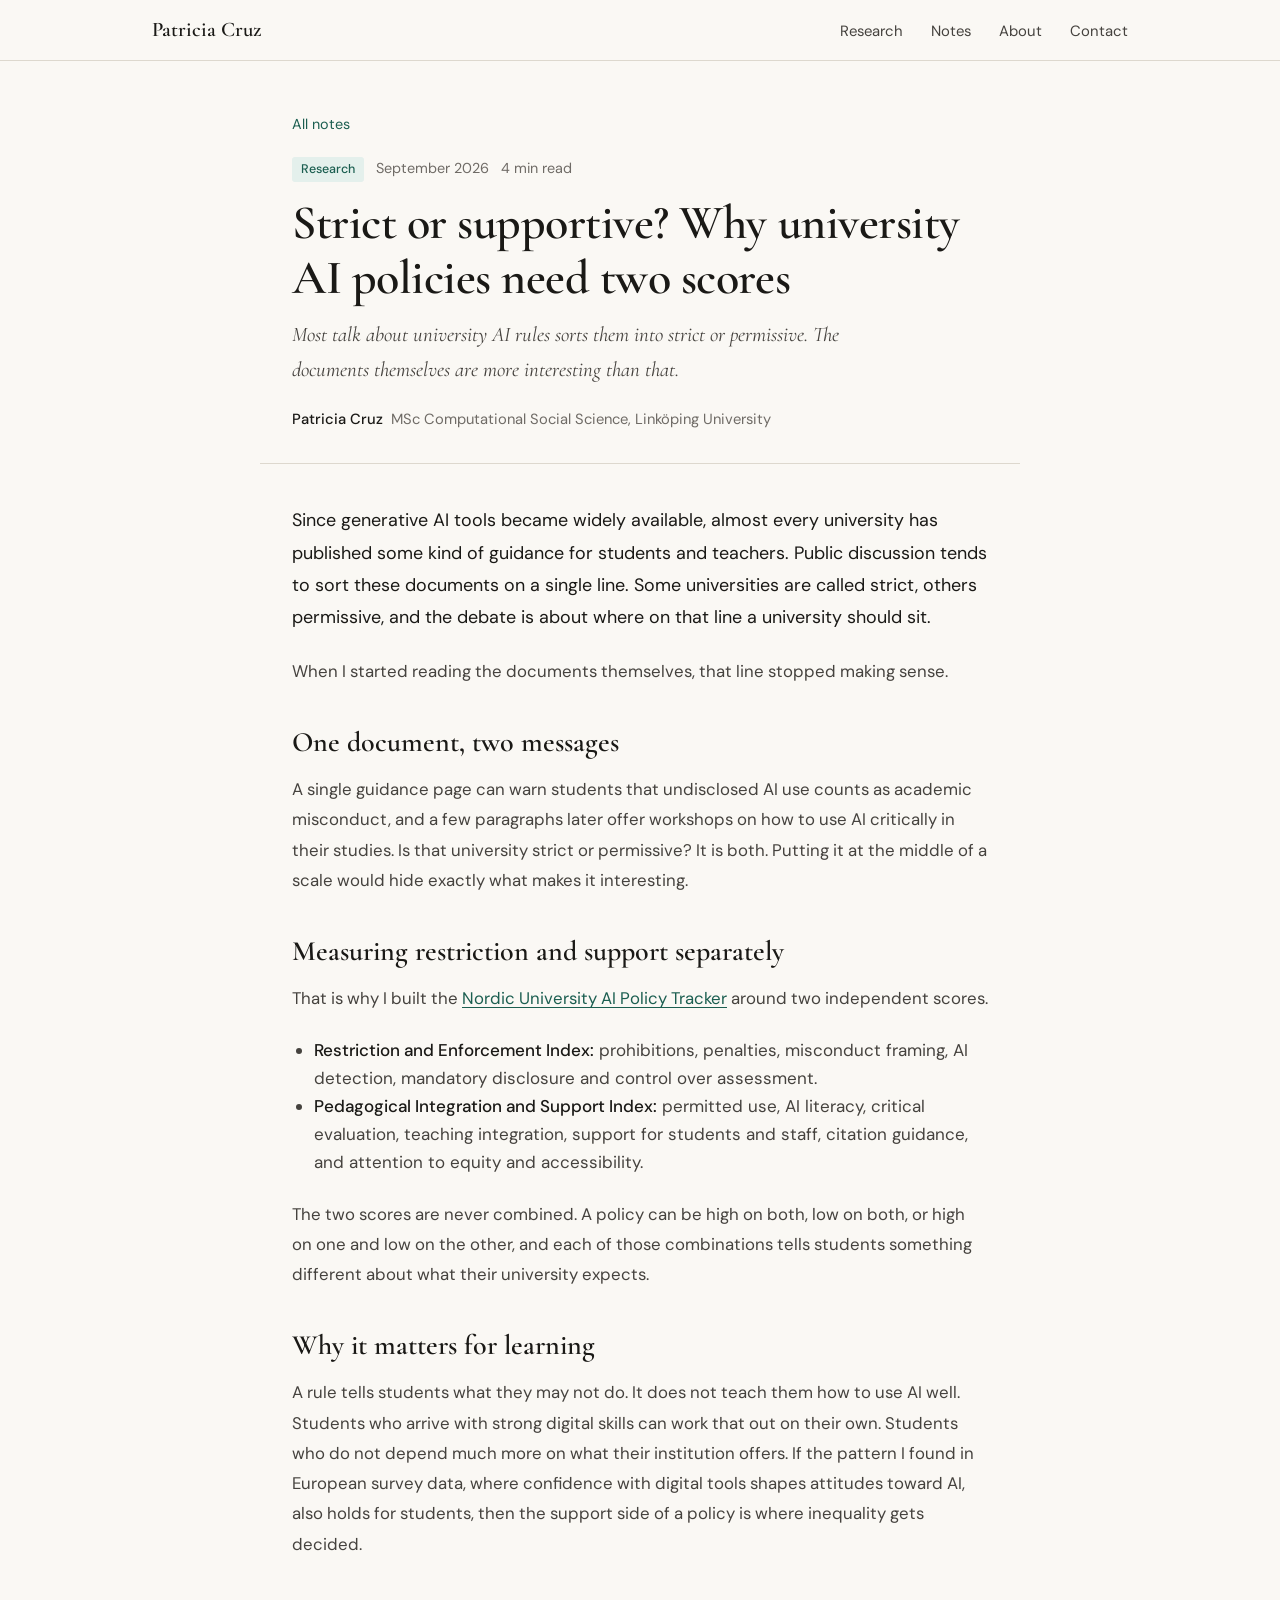
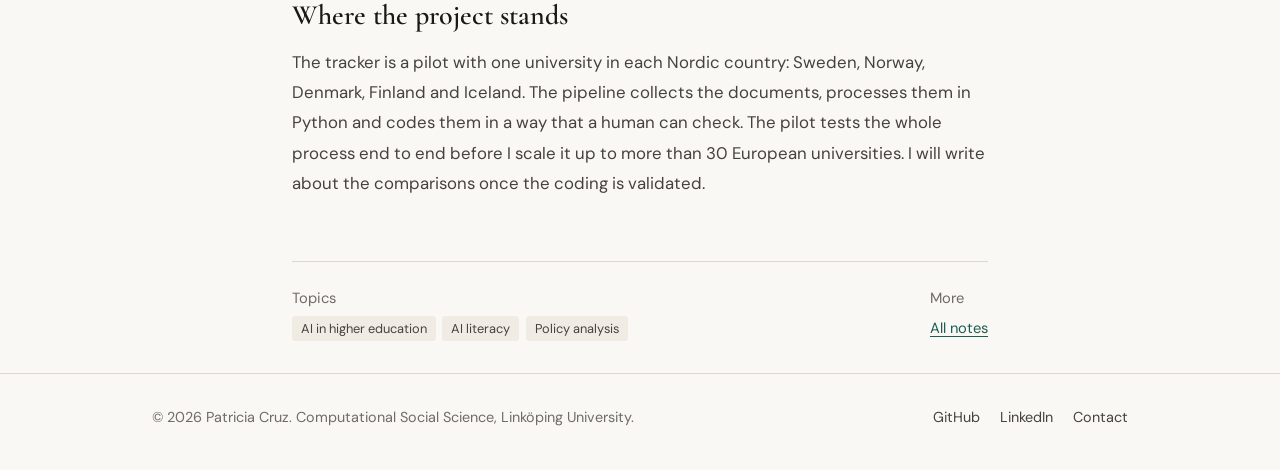
<file: post-university-ai-guidance.html>
<!DOCTYPE html>
<html lang="en">
<head>
<meta charset="UTF-8">
<meta name="viewport" content="width=device-width, initial-scale=1">
<title>Strict or supportive? Why university AI policies need two scores | Patricia Cruz</title>
<meta name="description" content="Why university guidance on generative AI should be measured on restriction and support separately.">
<link rel="icon" href="favicon.svg" type="image/svg+xml">
<link rel="preconnect" href="https://fonts.googleapis.com">
<link rel="preconnect" href="https://fonts.gstatic.com" crossorigin>
<link href="https://fonts.googleapis.com/css2?family=Cormorant+Garamond:ital,wght@0,500;0,600;1,500&family=DM+Sans:opsz,wght@9..40,400;9..40,500&display=swap" rel="stylesheet">
<link rel="stylesheet" href="post-styles.css">
</head>
<body>
<a class="skip" href="#main">Skip to content</a>
<header class="site-nav">
  <div class="wrap">
    <a class="name" href="index.html">Patricia Cruz</a>
    <nav aria-label="Main">
    <ul>
      <li><a href="research.html">Research</a></li>
      <li><a href="writing.html">Notes</a></li>
      <li><a href="about.html">About</a></li>
      <li><a href="contact.html">Contact</a></li>
    </ul>
    </nav>
  </div>
</header>
<main id="main">
<header class="post-header">
  <a class="back" href="writing.html">All notes</a>
  <div class="post-meta"><span class="post-tag">Research</span><span>September 2026</span><span>4 min read</span></div>
  <h1 class="post-title">Strict or supportive? Why university AI policies need two scores</h1>
  <p class="post-subtitle">Most talk about university AI rules sorts them into strict or permissive. The documents themselves are more interesting than that.</p>
  <div class="post-byline"><span class="byline-name">Patricia Cruz</span><span>MSc Computational Social Science, Linköping University</span></div>
</header>
<article class="post-body">
<p>Since generative AI tools became widely available, almost every university has published some kind of guidance for students and teachers. Public discussion tends to sort these documents on a single line. Some universities are called strict, others permissive, and the debate is about where on that line a university should sit.</p>
<p>When I started reading the documents themselves, that line stopped making sense.</p>

<h2>One document, two messages</h2>
<p>A single guidance page can warn students that undisclosed AI use counts as academic misconduct, and a few paragraphs later offer workshops on how to use AI critically in their studies. Is that university strict or permissive? It is both. Putting it at the middle of a scale would hide exactly what makes it interesting.</p>

<h2>Measuring restriction and support separately</h2>
<p>That is why I built the <a href="https://github.com/patriciagvrt/AI-Policy-Tracker">Nordic University AI Policy Tracker</a> around two independent scores.</p>
<ul>
<li><strong>Restriction and Enforcement Index:</strong> prohibitions, penalties, misconduct framing, AI detection, mandatory disclosure and control over assessment.</li>
<li><strong>Pedagogical Integration and Support Index:</strong> permitted use, AI literacy, critical evaluation, teaching integration, support for students and staff, citation guidance, and attention to equity and accessibility.</li>
</ul>
<p>The two scores are never combined. A policy can be high on both, low on both, or high on one and low on the other, and each of those combinations tells students something different about what their university expects.</p>

<h2>Why it matters for learning</h2>
<p>A rule tells students what they may not do. It does not teach them how to use AI well. Students who arrive with strong digital skills can work that out on their own. Students who do not depend much more on what their institution offers. If the pattern I found in European survey data, where confidence with digital tools shapes attitudes toward AI, also holds for students, then the support side of a policy is where inequality gets decided.</p>

<h2>Where the project stands</h2>
<p>The tracker is a pilot with one university in each Nordic country: Sweden, Norway, Denmark, Finland and Iceland. The pipeline collects the documents, processes them in Python and codes them in a way that a human can check. The pilot tests the whole process end to end before I scale it up to more than 30 European universities. I will write about the comparisons once the coding is validated.</p>
</article>
<div class="post-footer">
  <div class="post-footer-inner">
    <div class="post-tags-section"><p>Topics</p><div class="post-tags"><span>AI in higher education</span><span>AI literacy</span><span>Policy analysis</span></div></div>
    <div class="post-nav-section"><p>More</p><a href="writing.html">All notes</a></div>
  </div>
</div>
</main>
<footer class="site-foot">
  <div class="wrap">
    <p>&copy; 2026 Patricia Cruz. Computational Social Science, Linköping University.</p>
    <ul>
      <li><a href="https://github.com/patriciagvrt">GitHub</a></li>
      <li><a href="https://www.linkedin.com/in/patricia-cruz101997">LinkedIn</a></li>
      <li><a href="contact.html">Contact</a></li>
    </ul>
  </div>
</footer>
</body>
</html>
</file>
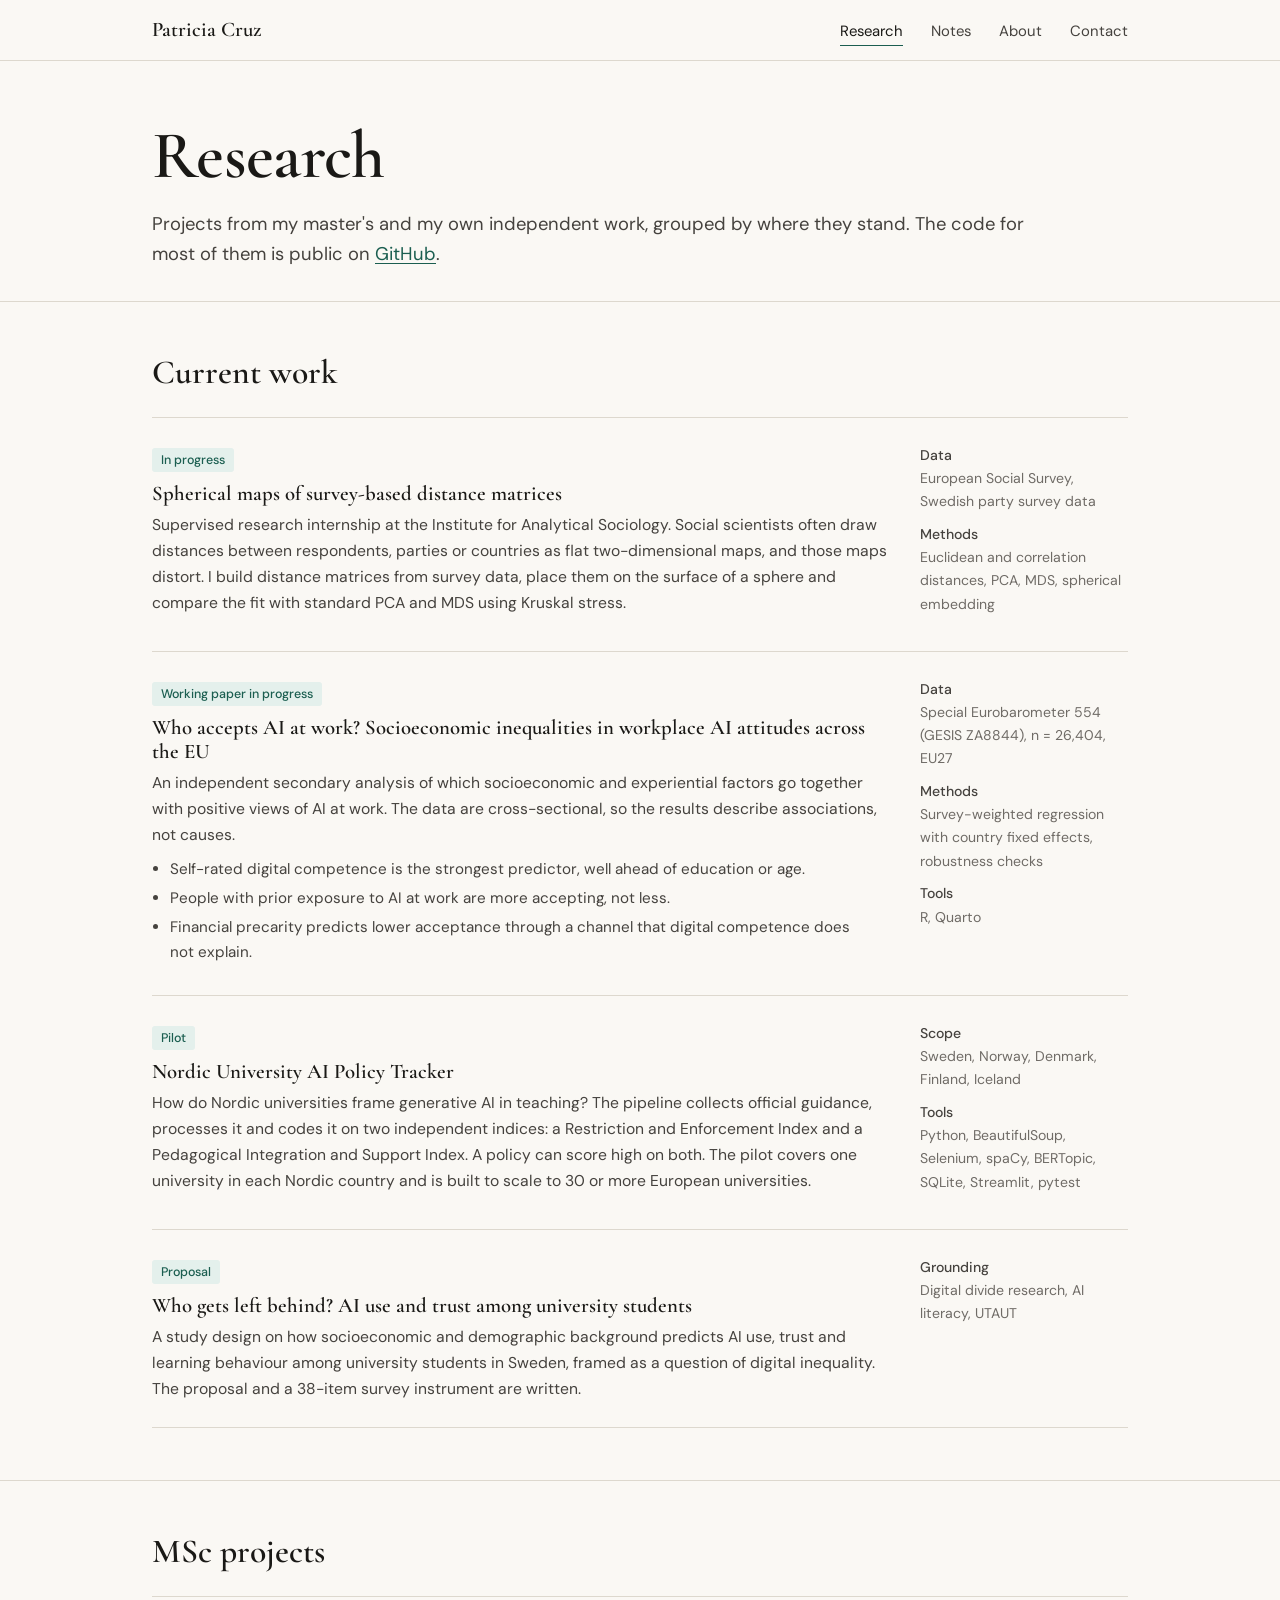
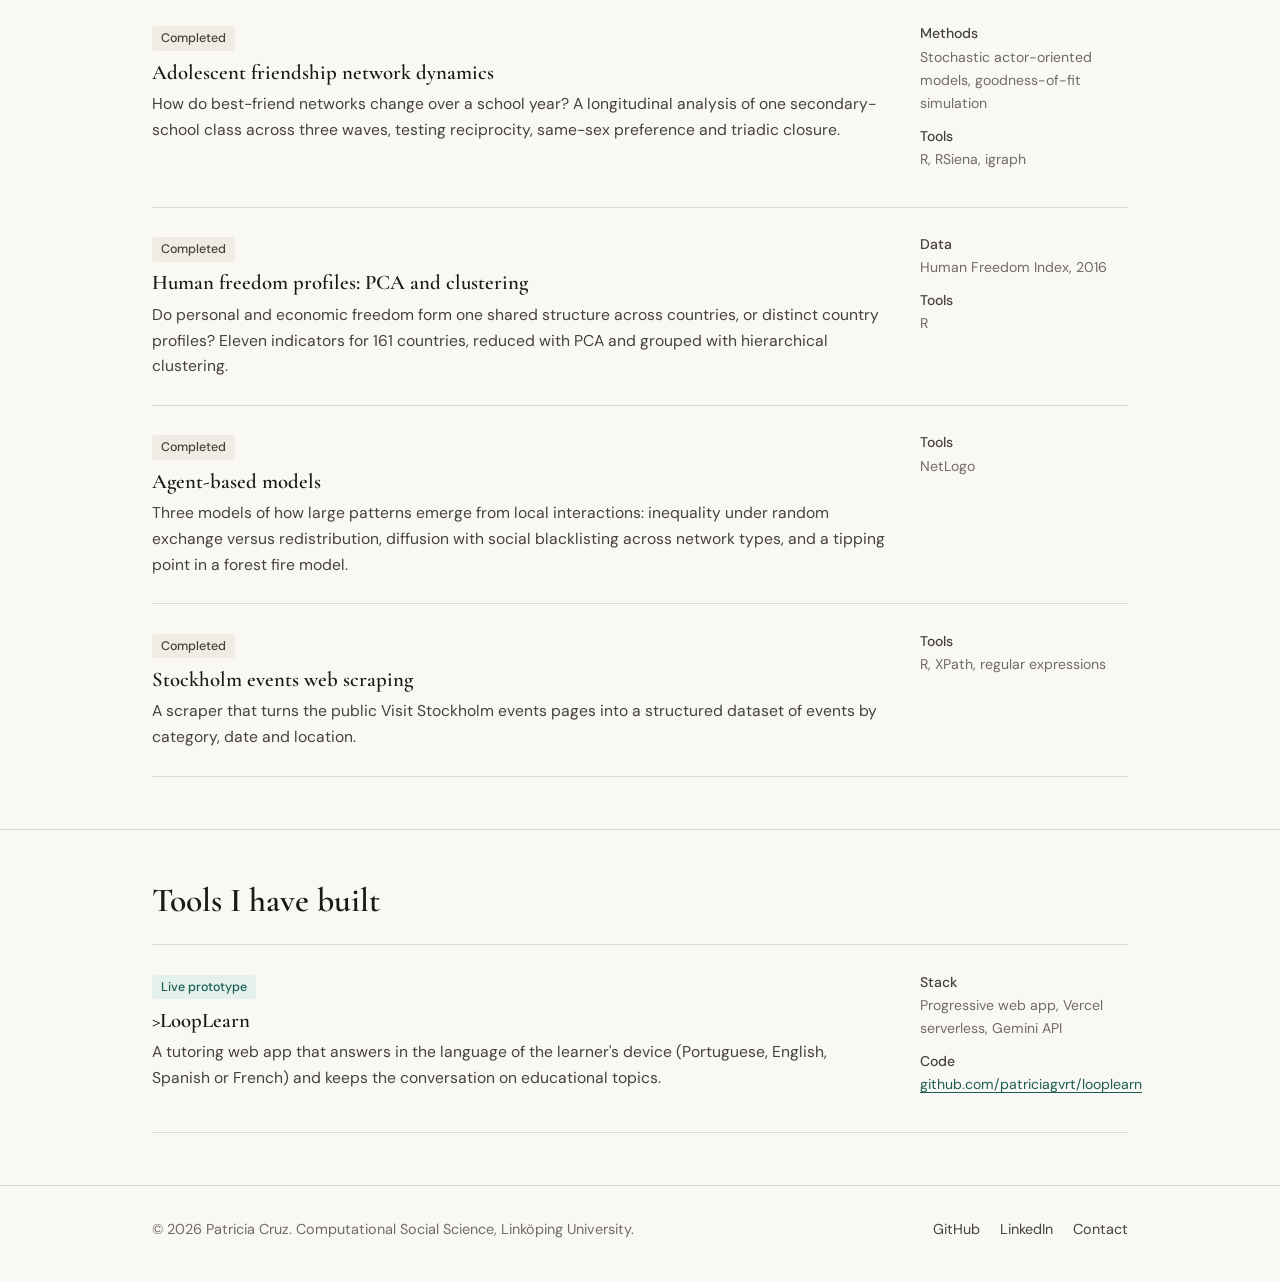
<file: research.html>
<!DOCTYPE html>
<html lang="en">
<head>
<meta charset="UTF-8">
<meta name="viewport" content="width=device-width, initial-scale=1">
<title>Research | Patricia Cruz</title>
<meta name="description" content="Research projects by Patricia Cruz: workplace AI attitudes in the EU, university AI policies, social networks and survey methods.">
<link rel="icon" href="favicon.svg" type="image/svg+xml">
<link rel="preconnect" href="https://fonts.googleapis.com">
<link rel="preconnect" href="https://fonts.gstatic.com" crossorigin>
<link href="https://fonts.googleapis.com/css2?family=Cormorant+Garamond:ital,wght@0,500;0,600;1,500&family=DM+Sans:opsz,wght@9..40,400;9..40,500&display=swap" rel="stylesheet">
<link rel="stylesheet" href="site.css">
</head>
<body>
<a class="skip" href="#main">Skip to content</a>
<header class="site-nav">
  <div class="wrap">
    <a class="name" href="index.html">Patricia Cruz</a>
    <nav aria-label="Main">
    <ul>
      <li><a href="research.html" aria-current="page">Research</a></li>
      <li><a href="writing.html">Notes</a></li>
      <li><a href="about.html">About</a></li>
      <li><a href="contact.html">Contact</a></li>
    </ul>
    </nav>
  </div>
</header>
<main id="main">
<section class="page-head">
  <div class="wrap">
    <h1>Research</h1>
    <p class="lede">Projects from my master's and my own independent work, grouped by where they stand. The code for most of them is public on <a href="https://github.com/patriciagvrt">GitHub</a>.</p>
  </div>
</section>

<section class="section">
  <div class="wrap">
    <div class="section-top"><h2>Current work</h2></div>
    <div class="projects">
      <article class="project"><div>
        <span class="status">In progress</span>
        <h3>Spherical maps of survey-based distance matrices</h3>
        <p>Supervised research internship at the Institute for Analytical Sociology. Social scientists often draw distances between respondents, parties or countries as flat two-dimensional maps, and those maps distort. I build distance matrices from survey data, place them on the surface of a sphere and compare the fit with standard PCA and MDS using Kruskal stress.</p>
      </div><dl class="meta"><dt>Data</dt><dd>European Social Survey, Swedish party survey data</dd><dt>Methods</dt><dd>Euclidean and correlation distances, PCA, MDS, spherical embedding</dd></dl></article>

      <article class="project"><div>
        <span class="status">Working paper in progress</span>
        <h3><a href="https://github.com/patriciagvrt/eurobarometer-ai-attitudes">Who accepts AI at work? Socioeconomic inequalities in workplace AI attitudes across the EU</a></h3>
        <p>An independent secondary analysis of which socioeconomic and experiential factors go together with positive views of AI at work. The data are cross-sectional, so the results describe associations, not causes.</p>
        <ul class="findings">
          <li>Self-rated digital competence is the strongest predictor, well ahead of education or age.</li>
          <li>People with prior exposure to AI at work are more accepting, not less.</li>
          <li>Financial precarity predicts lower acceptance through a channel that digital competence does not explain.</li>
        </ul>
      </div><dl class="meta"><dt>Data</dt><dd>Special Eurobarometer 554 (GESIS ZA8844), n = 26,404, EU27</dd><dt>Methods</dt><dd>Survey-weighted regression with country fixed effects, robustness checks</dd><dt>Tools</dt><dd>R, Quarto</dd></dl></article>

      <article class="project"><div>
        <span class="status">Pilot</span>
        <h3><a href="https://github.com/patriciagvrt/AI-Policy-Tracker">Nordic University AI Policy Tracker</a></h3>
        <p>How do Nordic universities frame generative AI in teaching? The pipeline collects official guidance, processes it and codes it on two independent indices: a Restriction and Enforcement Index and a Pedagogical Integration and Support Index. A policy can score high on both. The pilot covers one university in each Nordic country and is built to scale to 30 or more European universities.</p>
      </div><dl class="meta"><dt>Scope</dt><dd>Sweden, Norway, Denmark, Finland, Iceland</dd><dt>Tools</dt><dd>Python, BeautifulSoup, Selenium, spaCy, BERTopic, SQLite, Streamlit, pytest</dd></dl></article>

      <article class="project"><div>
        <span class="status">Proposal</span>
        <h3>Who gets left behind? AI use and trust among university students</h3>
        <p>A study design on how socioeconomic and demographic background predicts AI use, trust and learning behaviour among university students in Sweden, framed as a question of digital inequality. The proposal and a 38-item survey instrument are written.</p>
      </div><dl class="meta"><dt>Grounding</dt><dd>Digital divide research, AI literacy, UTAUT</dd></dl></article>
    </div>
  </div>
</section>

<section class="section">
  <div class="wrap">
    <div class="section-top"><h2>MSc projects</h2></div>
    <div class="projects">
      <article class="project"><div>
        <span class="status done">Completed</span>
        <h3><a href="https://github.com/patriciagvrt/adolescent-friendship-network-dynamics">Adolescent friendship network dynamics</a></h3>
        <p>How do best-friend networks change over a school year? A longitudinal analysis of one secondary-school class across three waves, testing reciprocity, same-sex preference and triadic closure.</p>
      </div><dl class="meta"><dt>Methods</dt><dd>Stochastic actor-oriented models, goodness-of-fit simulation</dd><dt>Tools</dt><dd>R, RSiena, igraph</dd></dl></article>

      <article class="project"><div>
        <span class="status done">Completed</span>
        <h3><a href="https://github.com/patriciagvrt/human-freedom-pca-clustering">Human freedom profiles: PCA and clustering</a></h3>
        <p>Do personal and economic freedom form one shared structure across countries, or distinct country profiles? Eleven indicators for 161 countries, reduced with PCA and grouped with hierarchical clustering.</p>
      </div><dl class="meta"><dt>Data</dt><dd>Human Freedom Index, 2016</dd><dt>Tools</dt><dd>R</dd></dl></article>

      <article class="project"><div>
        <span class="status done">Completed</span>
        <h3><a href="https://github.com/patriciagvrt/agent-based-modeling-projects">Agent-based models</a></h3>
        <p>Three models of how large patterns emerge from local interactions: inequality under random exchange versus redistribution, diffusion with social blacklisting across network types, and a tipping point in a forest fire model.</p>
      </div><dl class="meta"><dt>Tools</dt><dd>NetLogo</dd></dl></article>

      <article class="project"><div>
        <span class="status done">Completed</span>
        <h3><a href="https://github.com/patriciagvrt/stockholm-events-web-scraping">Stockholm events web scraping</a></h3>
        <p>A scraper that turns the public Visit Stockholm events pages into a structured dataset of events by category, date and location.</p>
      </div><dl class="meta"><dt>Tools</dt><dd>R, XPath, regular expressions</dd></dl></article>
    </div>
  </div>
</section>

<section class="section">
  <div class="wrap">
    <div class="section-top"><h2>Tools I have built</h2></div>
    <div class="projects">
      <article class="project"><div>
        <span class="status">Live prototype</span>
        <h3>>LoopLearn</h3>
        <p>A tutoring web app that answers in the language of the learner's device (Portuguese, English, Spanish or French) and keeps the conversation on educational topics.</p>
      </div><dl class="meta"><dt>Stack</dt><dd>Progressive web app, Vercel serverless, Gemini API</dd><dt>Code</dt><dd><a href="https://github.com/patriciagvrt/looplearn">github.com/patriciagvrt/looplearn</a></dd></dl></article>
    </div>
  </div>
</section>
</main>
<footer class="site-foot">
  <div class="wrap">
    <p>&copy; 2026 Patricia Cruz. Computational Social Science, Linköping University.</p>
    <ul>
      <li><a href="https://github.com/patriciagvrt">GitHub</a></li>
      <li><a href="https://www.linkedin.com/in/patricia-cruz101997">LinkedIn</a></li>
      <li><a href="contact.html">Contact</a></li>
    </ul>
  </div>
</footer>
</body>
</html>
</file>
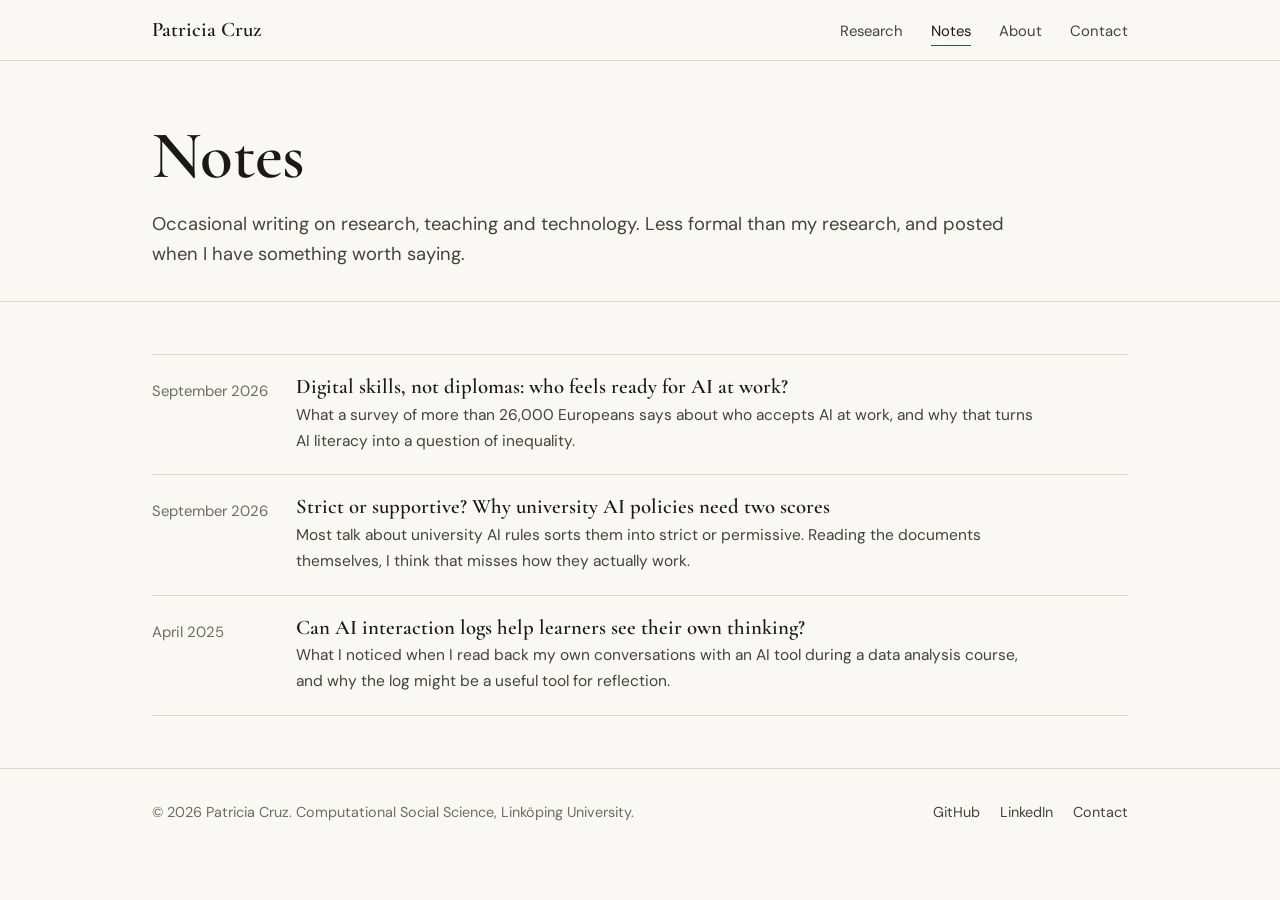
<file: writing.html>
<!DOCTYPE html>
<html lang="en">
<head>
<meta charset="UTF-8">
<meta name="viewport" content="width=device-width, initial-scale=1">
<title>Notes | Patricia Cruz</title>
<meta name="description" content="Notes and essays by Patricia Cruz on research, teaching and technology.">
<link rel="icon" href="favicon.svg" type="image/svg+xml">
<link rel="preconnect" href="https://fonts.googleapis.com">
<link rel="preconnect" href="https://fonts.gstatic.com" crossorigin>
<link href="https://fonts.googleapis.com/css2?family=Cormorant+Garamond:ital,wght@0,500;0,600;1,500&family=DM+Sans:opsz,wght@9..40,400;9..40,500&display=swap" rel="stylesheet">
<link rel="stylesheet" href="site.css">
</head>
<body>
<a class="skip" href="#main">Skip to content</a>
<header class="site-nav">
  <div class="wrap">
    <a class="name" href="index.html">Patricia Cruz</a>
    <nav aria-label="Main">
    <ul>
      <li><a href="research.html">Research</a></li>
      <li><a href="writing.html" aria-current="page">Notes</a></li>
      <li><a href="about.html">About</a></li>
      <li><a href="contact.html">Contact</a></li>
    </ul>
    </nav>
  </div>
</header>
<main id="main">
<section class="page-head">
  <div class="wrap">
    <h1>Notes</h1>
    <p class="lede">Occasional writing on research, teaching and technology. Less formal than my research, and posted when I have something worth saying.</p>
  </div>
</section>
<section class="section">
  <div class="wrap">
    <ul class="notes">
  <li><a href="post-digital-skills-ai-work.html">
    <span class="when">September 2026</span>
    <span><h3>Digital skills, not diplomas: who feels ready for AI at work?</h3>
    <p>What a survey of more than 26,000 Europeans says about who accepts AI at work, and why that turns AI literacy into a question of inequality.</p></span>
  </a></li>
  <li><a href="post-university-ai-guidance.html">
    <span class="when">September 2026</span>
    <span><h3>Strict or supportive? Why university AI policies need two scores</h3>
    <p>Most talk about university AI rules sorts them into strict or permissive. Reading the documents themselves, I think that misses how they actually work.</p></span>
  </a></li>
  <li><a href="post-ai-interaction-logs.html">
    <span class="when">April 2025</span>
    <span><h3>Can AI interaction logs help learners see their own thinking?</h3>
    <p>What I noticed when I read back my own conversations with an AI tool during a data analysis course, and why the log might be a useful tool for reflection.</p></span>
  </a></li>
</ul>
  </div>
</section>
</main>
<footer class="site-foot">
  <div class="wrap">
    <p>&copy; 2026 Patricia Cruz. Computational Social Science, Linköping University.</p>
    <ul>
      <li><a href="https://github.com/patriciagvrt">GitHub</a></li>
      <li><a href="https://www.linkedin.com/in/patricia-cruz101997">LinkedIn</a></li>
      <li><a href="contact.html">Contact</a></li>
    </ul>
  </div>
</footer>
</body>
</html>
</file>
<file: site.css>
/* site.css: shared styles for every page of pcruzresearch.com */
:root {
  --paper: #faf8f4; --paper-2: #f1ece3; --rule: #ddd8ce;
  --ink: #1a1916; --ink-2: #45423e; --ink-3: #6f6b66;
  --teal: #1b5e50; --teal-2: #2a8a76; --teal-wash: #e4f0ec;
  --ochre: #85600a; --ochre-wash: #fbf1d9;
  --serif: 'Cormorant Garamond', Georgia, serif;
  --sans: 'DM Sans', system-ui, sans-serif;
  --measure: 68ch;
  /* aliases so older post pages keep working */
  --cream: var(--paper); --cream-2: var(--paper-2); --ink-mid: var(--ink-2); --ink-soft: var(--ink-2); --ink-faint: var(--ink-3);
  --teal-mid: var(--teal-2); --teal-pale: var(--teal-wash); --teal-border: var(--rule); --mono: var(--sans);
  color-scheme: light dark;
}
@media (prefers-color-scheme: dark) {
  :root {
    --paper: #161614; --paper-2: #201f1c; --rule: #36342f;
    --ink: #ece8e0; --ink-2: #c9c4ba; --ink-3: #9d988f;
    --teal: #86c9b6; --teal-2: #a8dccd; --teal-wash: #1c2e29;
    --ochre: #e0b75c; --ochre-wash: #2b2416;
  }
}
*, *::before, *::after { box-sizing: border-box; margin: 0; padding: 0; }
html { scroll-behavior: smooth; }
body { font-family: var(--sans); background: var(--paper); color: var(--ink); font-size: 17px; line-height: 1.65; font-variant-numeric: tabular-nums; }
img, svg { max-width: 100%; }
a { color: var(--teal); text-underline-offset: 3px; text-decoration-thickness: 1px; }
a:hover { color: var(--teal-2); }
:focus-visible { outline: 2px solid var(--teal); outline-offset: 3px; border-radius: 2px; }
.wrap { max-width: 1040px; margin: 0 auto; padding: 0 2rem; }
.skip { position: absolute; left: -999px; }
.skip:focus { left: 1rem; top: 1rem; background: var(--paper); padding: 0.5rem 0.8rem; z-index: 20; }

/* NAV */
.site-nav { border-bottom: 1px solid var(--rule); background: var(--paper); position: sticky; top: 0; z-index: 10; }
.site-nav .wrap { display: flex; align-items: center; justify-content: space-between; min-height: 60px; gap: 0.5rem 1rem; flex-wrap: wrap; padding-top: 0.4rem; padding-bottom: 0.4rem; }
.site-nav .name { font-family: var(--serif); font-size: 1.3rem; font-weight: 600; color: var(--ink); text-decoration: none; }
.site-nav ul { display: flex; gap: 1.75rem; list-style: none; }
.site-nav ul a { color: var(--ink-2); text-decoration: none; font-size: 0.93rem; padding: 0.25rem 0; border-bottom: 1.5px solid transparent; }
.site-nav ul a:hover { color: var(--ink); }
.site-nav ul a[aria-current="page"] { color: var(--ink); border-bottom-color: var(--teal); }

/* TYPE */
h1, h2, h3 { font-family: var(--serif); font-weight: 600; line-height: 1.15; color: var(--ink); }
h1 { font-size: clamp(2.6rem, 6vw, 4.2rem); letter-spacing: -0.01em; }
h2 { font-size: clamp(1.7rem, 3vw, 2.1rem); }
h3 { font-size: 1.3rem; }
p { max-width: var(--measure); }
.lede { font-size: 1.15rem; color: var(--ink-2); }
.muted { color: var(--ink-3); }

/* PAGE HEADER (inner pages) */
.page-head { padding: 3.5rem 0 2rem; border-bottom: 1px solid var(--rule); }
.page-head p { margin-top: 0.9rem; }

/* SECTIONS */
.section { padding: 3.25rem 0; border-bottom: 1px solid var(--rule); }
.section:last-of-type { border-bottom: none; }
.section-top { display: flex; justify-content: space-between; align-items: baseline; gap: 1rem; margin-bottom: 1.5rem; flex-wrap: wrap; }
.section-top a { font-size: 0.93rem; }
.section-intro { color: var(--ink-2); margin: -0.75rem 0 1.5rem; }
.prose p + p { margin-top: 1rem; }
.prose p { color: var(--ink-2); }

/* HOME HERO */
.hero { padding: 4rem 0 3rem; border-bottom: 1px solid var(--rule); }
.hero .wrap { display: grid; grid-template-columns: 1.25fr 1fr; gap: 3rem; align-items: center; }
.hero .lede { margin-top: 1.25rem; }
.hero .facts { margin-top: 1.25rem; color: var(--ink-3); font-size: 0.95rem; }
.hero .actions { margin-top: 1.75rem; display: flex; gap: 0.75rem; flex-wrap: wrap; }
.btn { display: inline-block; padding: 0.6rem 1.1rem; border-radius: 4px; font-size: 0.93rem; text-decoration: none; border: 1px solid var(--rule); color: var(--ink); background: var(--paper); }
.btn:hover { border-color: var(--teal); color: var(--teal); }
.btn.primary { background: var(--teal); border-color: var(--teal); color: var(--paper); }
.btn.primary:hover { background: var(--teal-2); border-color: var(--teal-2); color: var(--paper); }

/* METHOD MAP (hero figure) */
.method-map figcaption { font-size: 0.85rem; color: var(--ink-3); margin-top: 0.5rem; }
.method-map .edge { stroke: var(--teal); stroke-width: 1.5; opacity: 0.55; }
.method-map .node { fill: var(--paper); stroke: var(--teal); stroke-width: 1.5; }
.method-map text { font-family: var(--sans); font-size: 13px; fill: var(--ink-2); }
.method-map .edge-hit { stroke: transparent; stroke-width: 16; cursor: help; }
.method-map g.link:hover .edge { opacity: 1; stroke-width: 2.5; }
@media (prefers-reduced-motion: no-preference) {
  .method-map .edge { stroke-dasharray: 320; stroke-dashoffset: 320; animation: draw 1.4s ease-out forwards; }
  .method-map g.link:nth-of-type(2) .edge { animation-delay: .15s; }
  .method-map g.link:nth-of-type(3) .edge { animation-delay: .3s; }
  .method-map g.link:nth-of-type(4) .edge { animation-delay: .45s; }
  .method-map g.link:nth-of-type(5) .edge { animation-delay: .6s; }
  .method-map g.link:nth-of-type(6) .edge { animation-delay: .75s; }
  @keyframes draw { to { stroke-dashoffset: 0; } }
}

/* RECORD (achievements, timeline) */
.record { list-style: none; border-top: 1px solid var(--rule); }
.record li { display: grid; grid-template-columns: 7.5rem 1fr; gap: 1.5rem; padding: 1.1rem 0; border-bottom: 1px solid var(--rule); }
.record .when { color: var(--ink-3); font-size: 0.93rem; padding-top: 0.2rem; }
.record h3 { font-size: 1.22rem; }
.record p { color: var(--ink-2); font-size: 0.97rem; margin-top: 0.2rem; }
.badge { font-family: var(--sans); font-size: 0.72rem; font-weight: 500; color: var(--ochre); background: var(--ochre-wash); padding: 2px 8px; border-radius: 3px; margin-left: 0.5rem; vertical-align: 3px; white-space: nowrap; }

/* PROJECTS */
.projects { border-top: 1px solid var(--rule); }
.project { padding: 1.6rem 0; border-bottom: 1px solid var(--rule); display: grid; grid-template-columns: 1fr 13rem; gap: 2rem; }
.project h3 a { color: var(--ink); text-decoration: none; }
.project h3 a:hover { color: var(--teal); text-decoration: underline; }
.project p { color: var(--ink-2); margin-top: 0.4rem; font-size: 0.98rem; }
.project ul.findings { margin: 0.6rem 0 0 1.1rem; color: var(--ink-2); font-size: 0.95rem; max-width: var(--measure); }
.project ul.findings li { margin-bottom: 0.25rem; }
.project .meta { font-size: 0.88rem; color: var(--ink-3); }
.project .meta dt { color: var(--ink-2); font-weight: 500; }
.project .meta dd { margin-bottom: 0.6rem; }
.status { display: inline-block; font-size: 0.78rem; font-weight: 500; padding: 2px 9px; border-radius: 3px; background: var(--teal-wash); color: var(--teal); margin-bottom: 0.6rem; }
.status.done { background: var(--paper-2); color: var(--ink-2); }

/* NOTES LIST */
.notes { list-style: none; border-top: 1px solid var(--rule); }
.notes li { border-bottom: 1px solid var(--rule); }
.notes a { display: grid; grid-template-columns: 7.5rem 1fr; gap: 1.5rem; padding: 1.25rem 0; text-decoration: none; color: inherit; }
.notes .when { color: var(--ink-3); font-size: 0.93rem; padding-top: 0.25rem; }
.notes h3 { font-size: 1.3rem; }
.notes a:hover h3 { color: var(--teal); }
.notes p { color: var(--ink-2); font-size: 0.97rem; margin-top: 0.25rem; }

/* ABOUT */
.two-col { display: grid; grid-template-columns: 1fr 1fr; gap: 3rem; }
.plain-list { list-style: none; border-top: 1px solid var(--rule); }
.plain-list li { padding: 0.55rem 0; border-bottom: 1px solid var(--rule); color: var(--ink-2); }
.plain-list li strong { color: var(--ink); font-weight: 500; }
.two-col h2 { font-size: 1.6rem; margin-bottom: 1rem; }

/* CONTACT */
.contact-grid { display: grid; grid-template-columns: 1.1fr 1fr; gap: 3.5rem; align-items: start; }
.field { margin-bottom: 1.1rem; }
.field label { display: block; font-size: 0.9rem; font-weight: 500; margin-bottom: 0.35rem; color: var(--ink-2); }
.field input, .field textarea { width: 100%; font: inherit; font-size: 0.95rem; padding: 0.6rem 0.8rem; border: 1px solid var(--rule); border-radius: 4px; background: var(--paper); color: var(--ink); }
.field textarea { min-height: 150px; resize: vertical; }
.field input:focus, .field textarea:focus { outline: none; border-color: var(--teal); box-shadow: 0 0 0 3px var(--teal-wash); }
button.btn { font: inherit; font-size: 0.93rem; cursor: pointer; }

/* FOOTER */
.site-foot { border-top: 1px solid var(--rule); padding: 2rem 0 2.5rem; font-size: 0.9rem; color: var(--ink-3); }
.site-foot .wrap { display: flex; justify-content: space-between; gap: 1rem; flex-wrap: wrap; }
.site-foot ul { display: flex; gap: 1.25rem; list-style: none; }
.site-foot a { color: var(--ink-2); text-decoration: none; }
.site-foot a:hover { color: var(--teal); }

/* POSTS (post pages load this through post-styles.css) */
.post-header { max-width: 760px; margin: 0 auto; padding: 3rem 2rem 2rem; border-bottom: 1px solid var(--rule); }
.post-header .back { font-size: 0.9rem; text-decoration: none; }
.post-meta { display: flex; gap: 0.75rem; align-items: center; margin: 1.25rem 0 0.9rem; font-size: 0.9rem; color: var(--ink-3); flex-wrap: wrap; }
.post-tag { font-size: 0.78rem; font-weight: 500; background: var(--teal-wash); color: var(--teal); padding: 2px 9px; border-radius: 3px; }
.post-title { font-size: clamp(2.1rem, 5vw, 3rem); }
.post-subtitle { font-family: var(--serif); font-size: 1.3rem; font-style: italic; color: var(--ink-2); margin-top: 0.75rem; }
.post-byline { margin-top: 1.25rem; font-size: 0.92rem; color: var(--ink-3); display: flex; gap: 0.5rem; flex-wrap: wrap; }
.byline-initial { display: none; }
.byline-info { display: flex; gap: 0.5rem; flex-wrap: wrap; }
.byline-name { color: var(--ink); font-weight: 500; }
.post-body { max-width: 760px; margin: 0 auto; padding: 2.5rem 2rem; }
.post-body p { font-size: 1.05rem; line-height: 1.8; color: var(--ink-2); margin-bottom: 1.4rem; }
.post-body > p:first-child { color: var(--ink); font-size: 1.12rem; }
.post-body h2 { font-size: 1.75rem; margin: 2.5rem 0 1rem; }
.post-body h3 { margin: 2rem 0 0.75rem; }
.post-body ul, .post-body ol { margin: 0 0 1.4rem 1.4rem; color: var(--ink-2); }
.post-body strong { color: var(--ink); font-weight: 500; }
.post-body blockquote, .post-body .pull-quote { border-left: 3px solid var(--teal); padding: 0.4rem 0 0.4rem 1.4rem; margin: 2rem 0; }
.post-body blockquote p, .post-body .pull-quote p { font-family: var(--serif); font-size: 1.35rem; font-style: italic; color: var(--ink); margin: 0; }
.post-aside { background: var(--paper-2); border-radius: 4px; padding: 1.25rem 1.5rem; margin: 2rem 0; }
.aside-label { display: block; font-weight: 500; font-size: 0.85rem; color: var(--teal); margin-bottom: 0.4rem; }
.post-aside p { font-size: 0.95rem; margin-bottom: 0.6rem; }
.post-aside p:last-child { margin-bottom: 0; }
.post-sep { border: none; border-top: 1px solid var(--rule); margin: 2.5rem 0; }
.post-footer { max-width: 760px; margin: 0 auto; padding: 0 2rem 2rem; }
.post-footer-inner { border-top: 1px solid var(--rule); padding-top: 1.5rem; display: flex; justify-content: space-between; gap: 1.5rem; flex-wrap: wrap; font-size: 0.92rem; }
.post-tags-section p, .post-nav-section p { color: var(--ink-3); margin-bottom: 0.4rem; }
.post-tags { display: flex; gap: 0.4rem; flex-wrap: wrap; }
.post-tags span { font-size: 0.8rem; background: var(--paper-2); color: var(--ink-2); padding: 2px 9px; border-radius: 3px; }
.breadcrumb { display: none; }

/* RESPONSIVE */
@media (max-width: 760px) {
  body { font-size: 16px; }
  .wrap { padding: 0 1.25rem; }
  .site-nav ul { gap: 1.1rem; }
  .hero { padding: 2.5rem 0 2rem; }
  .hero .wrap, .two-col, .contact-grid { grid-template-columns: 1fr; gap: 2rem; }
  .project { grid-template-columns: 1fr; gap: 0.5rem; }
  .record li, .notes a { grid-template-columns: 1fr; gap: 0.2rem; }
  .post-header, .post-body, .post-footer { padding-left: 1.25rem; padding-right: 1.25rem; }
}

.hero .tagline { font-family: var(--serif); font-style: italic; font-size: 1.45rem; color: var(--teal); margin-top: 0.35rem; }
.hero .lede + .lede { margin-top: 0.8rem; font-size: 1.05rem; }
</file>
<file: post-styles.css>
@import url("site.css");
</file>
